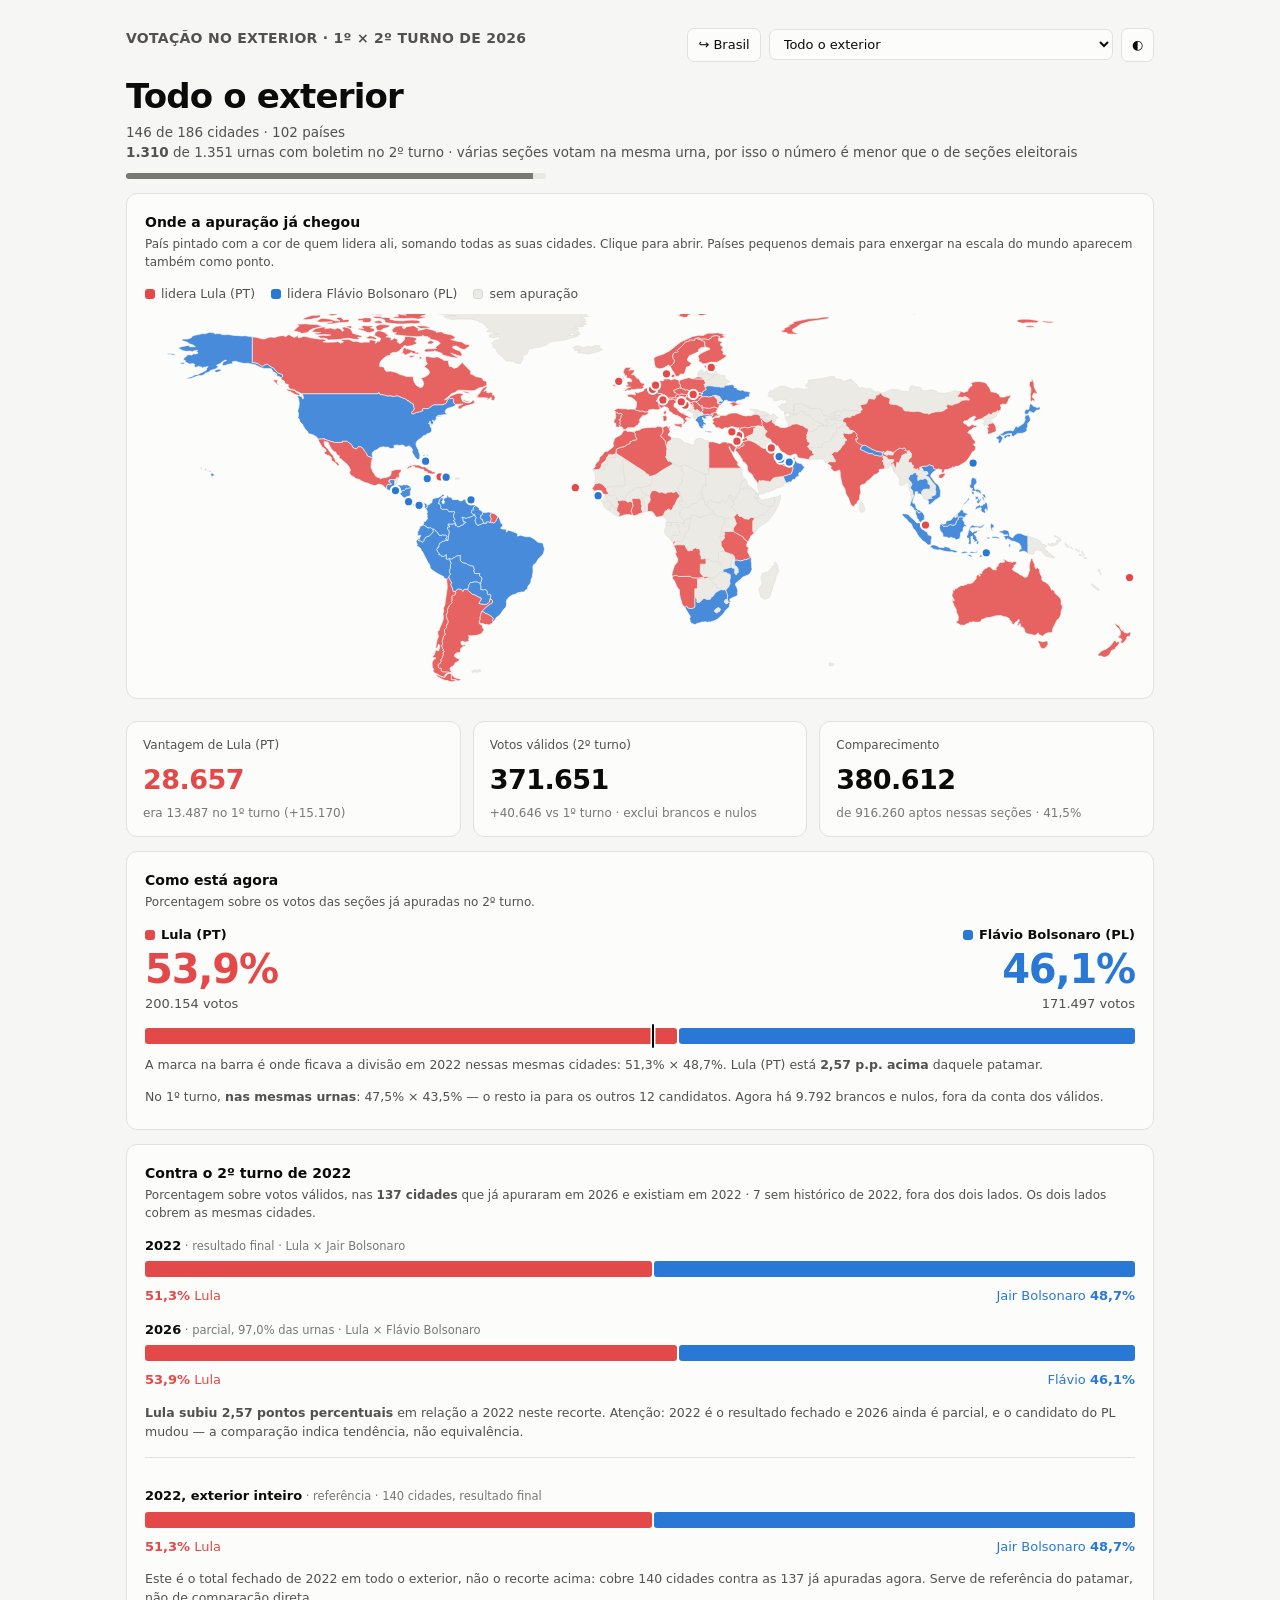
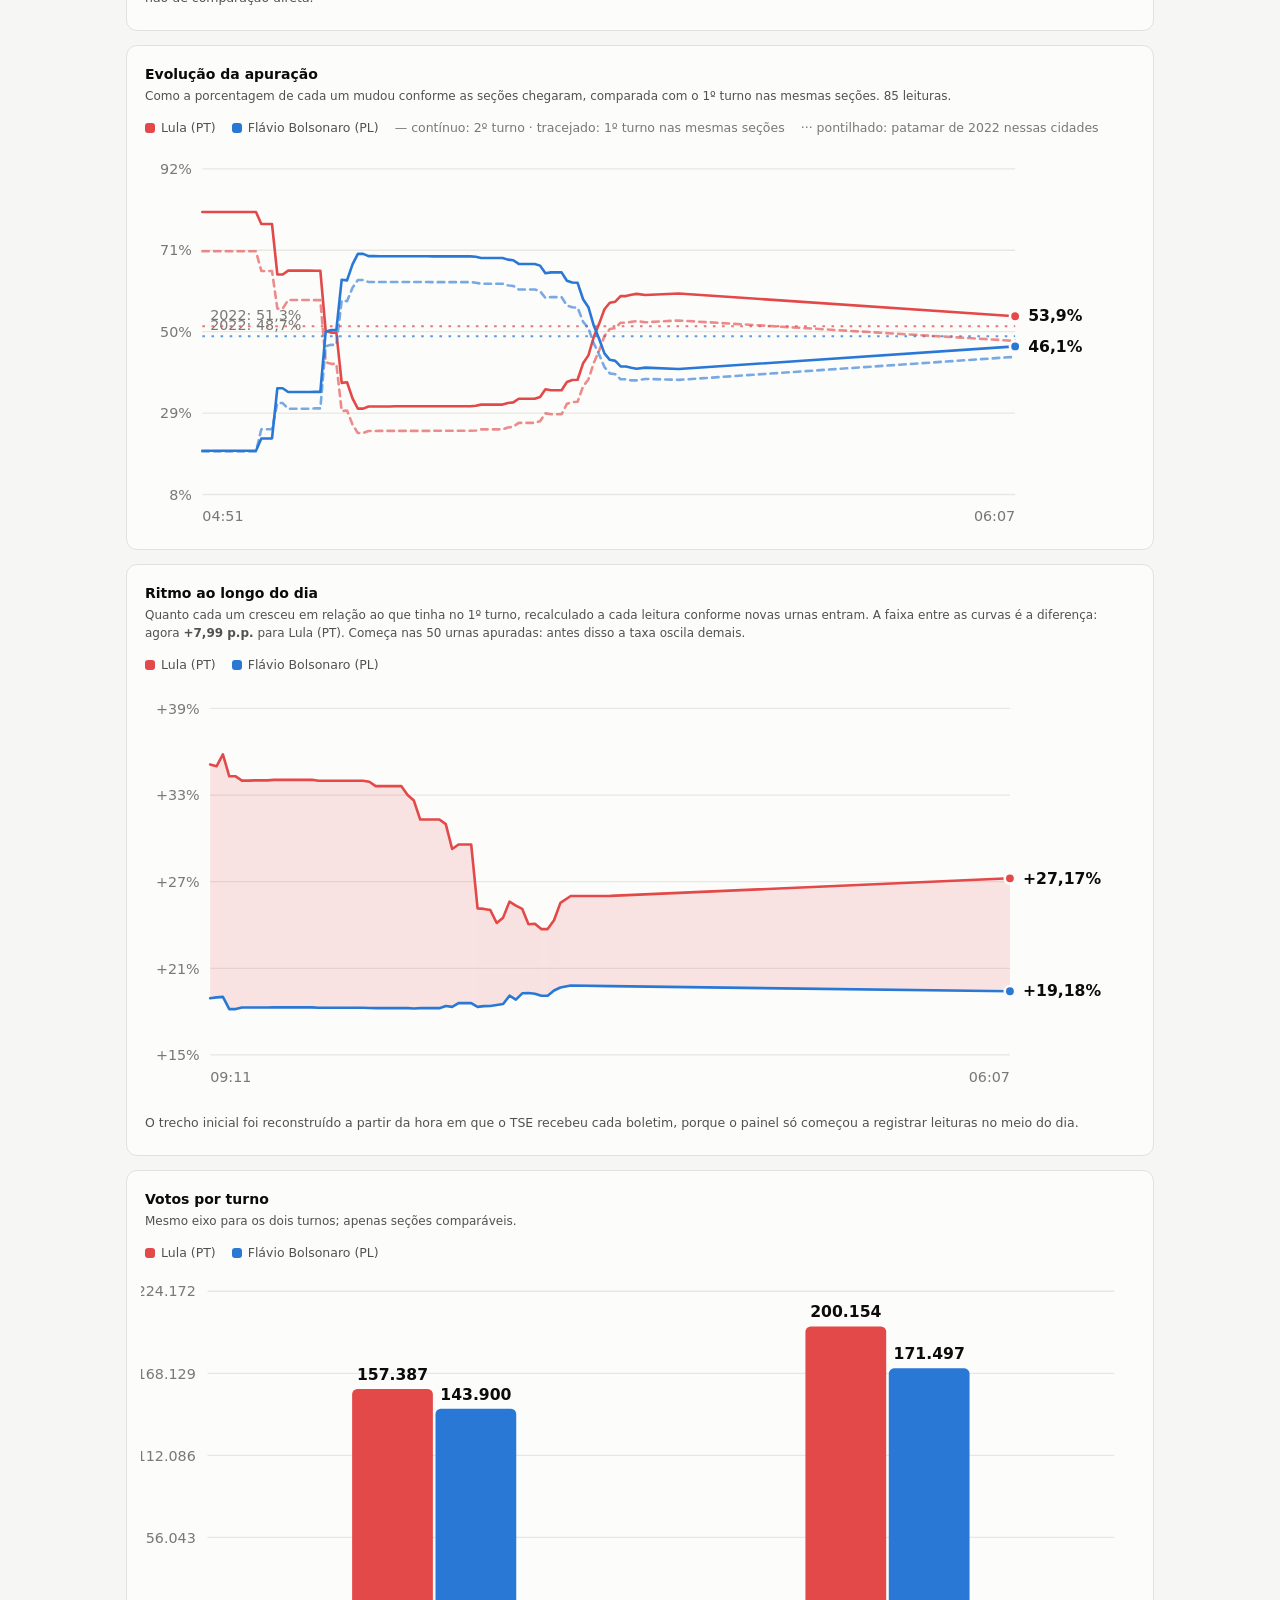
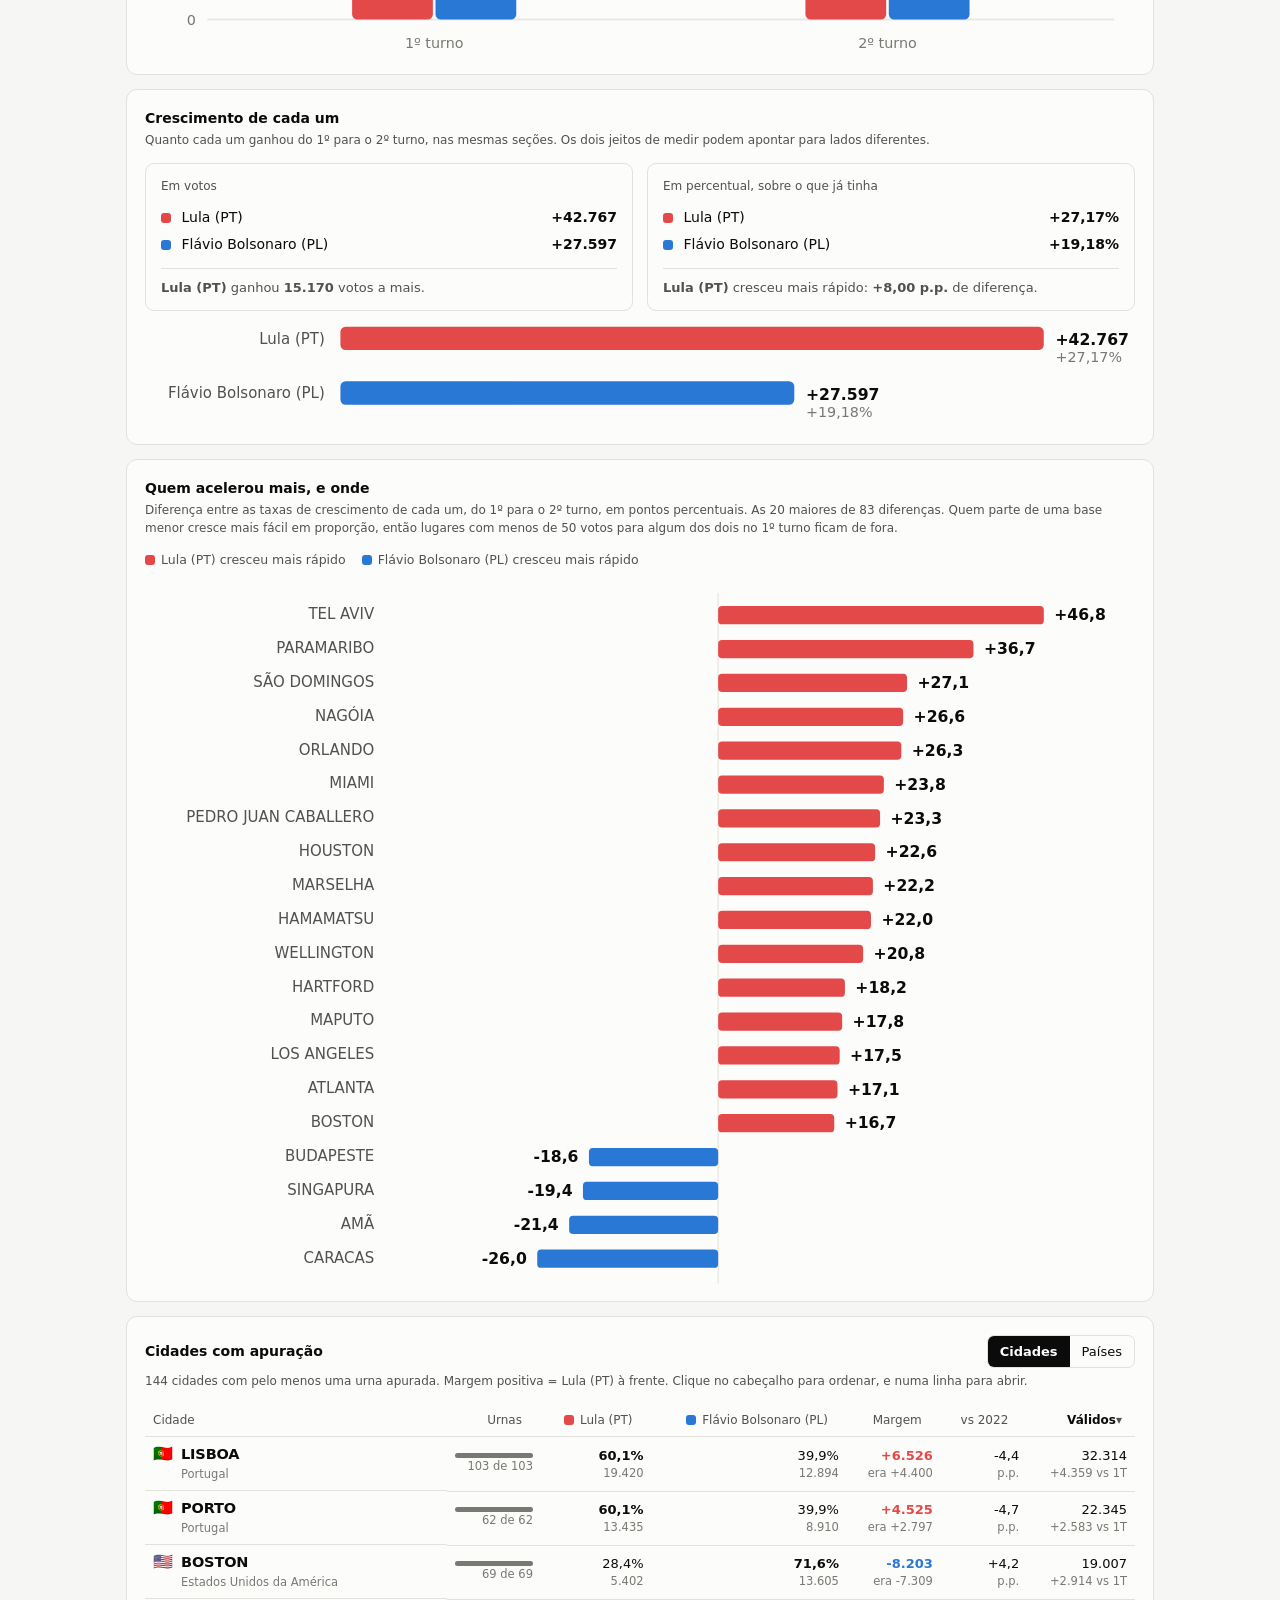
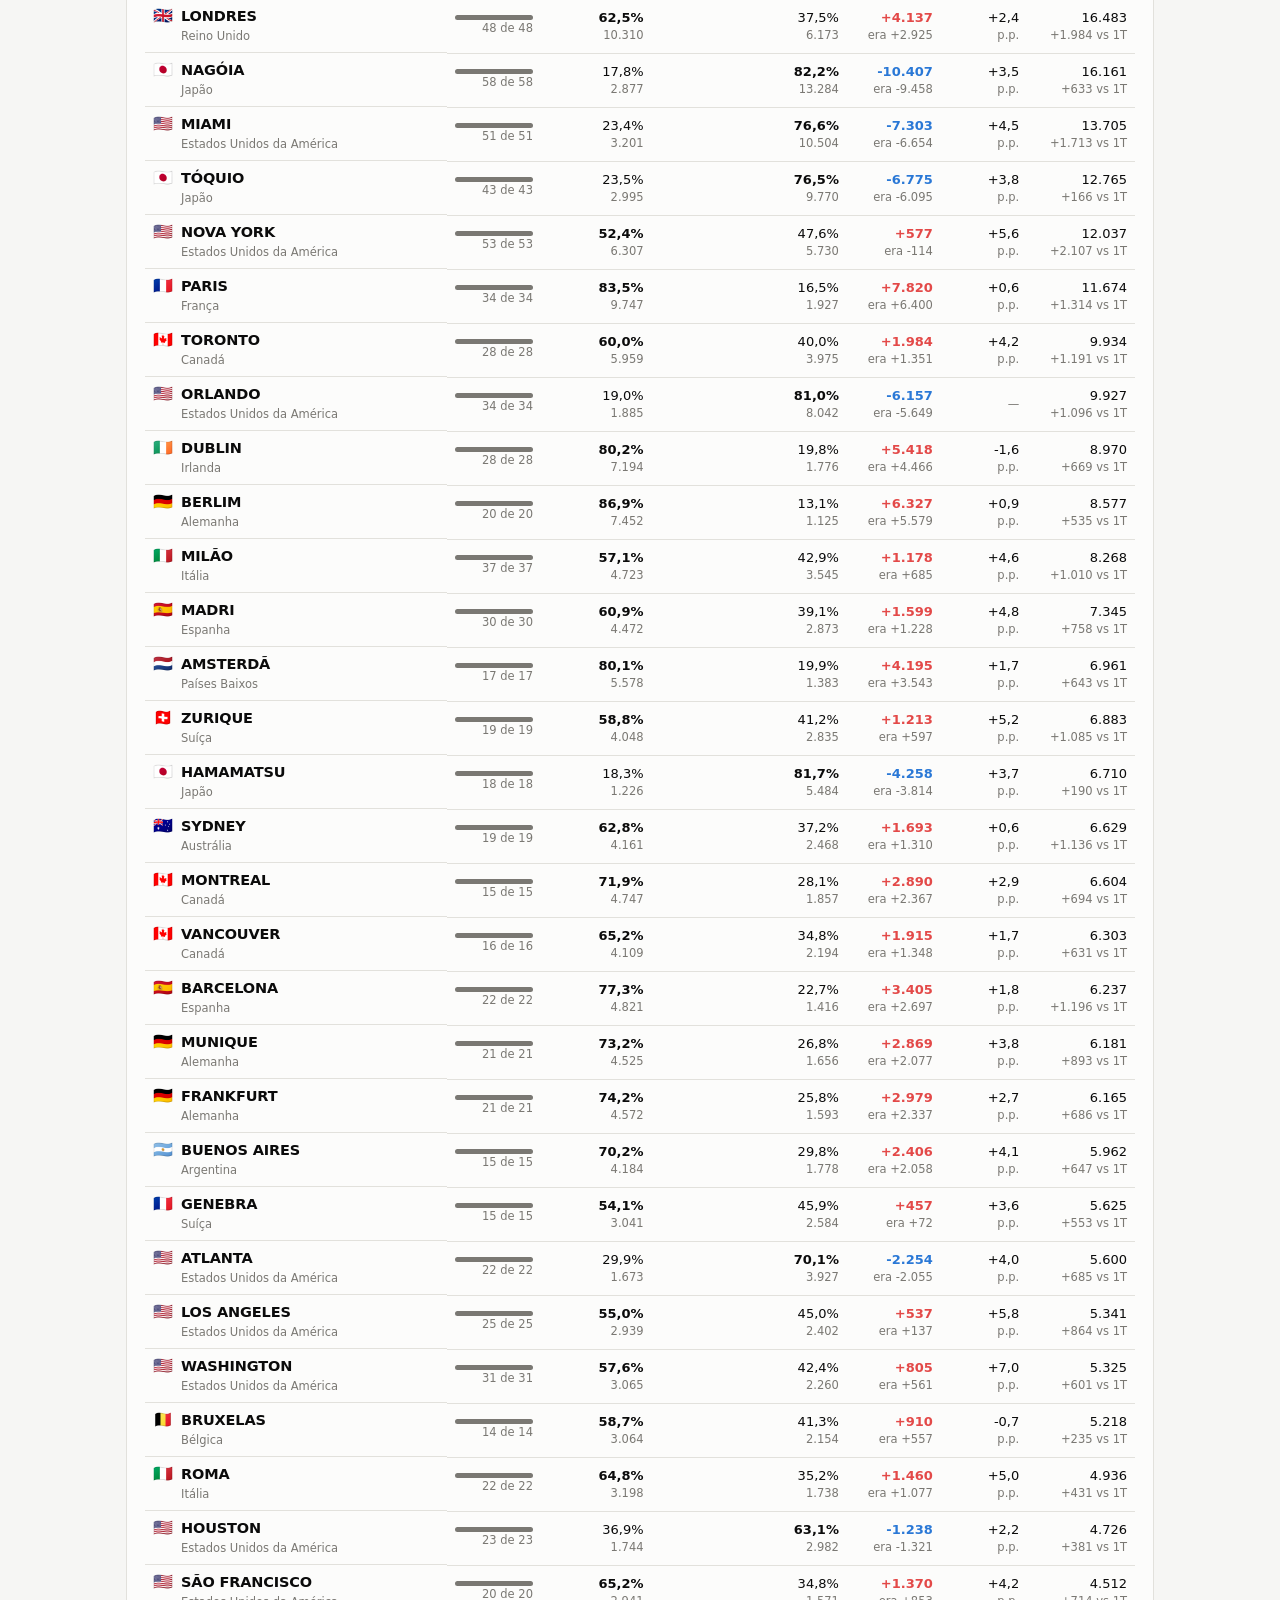
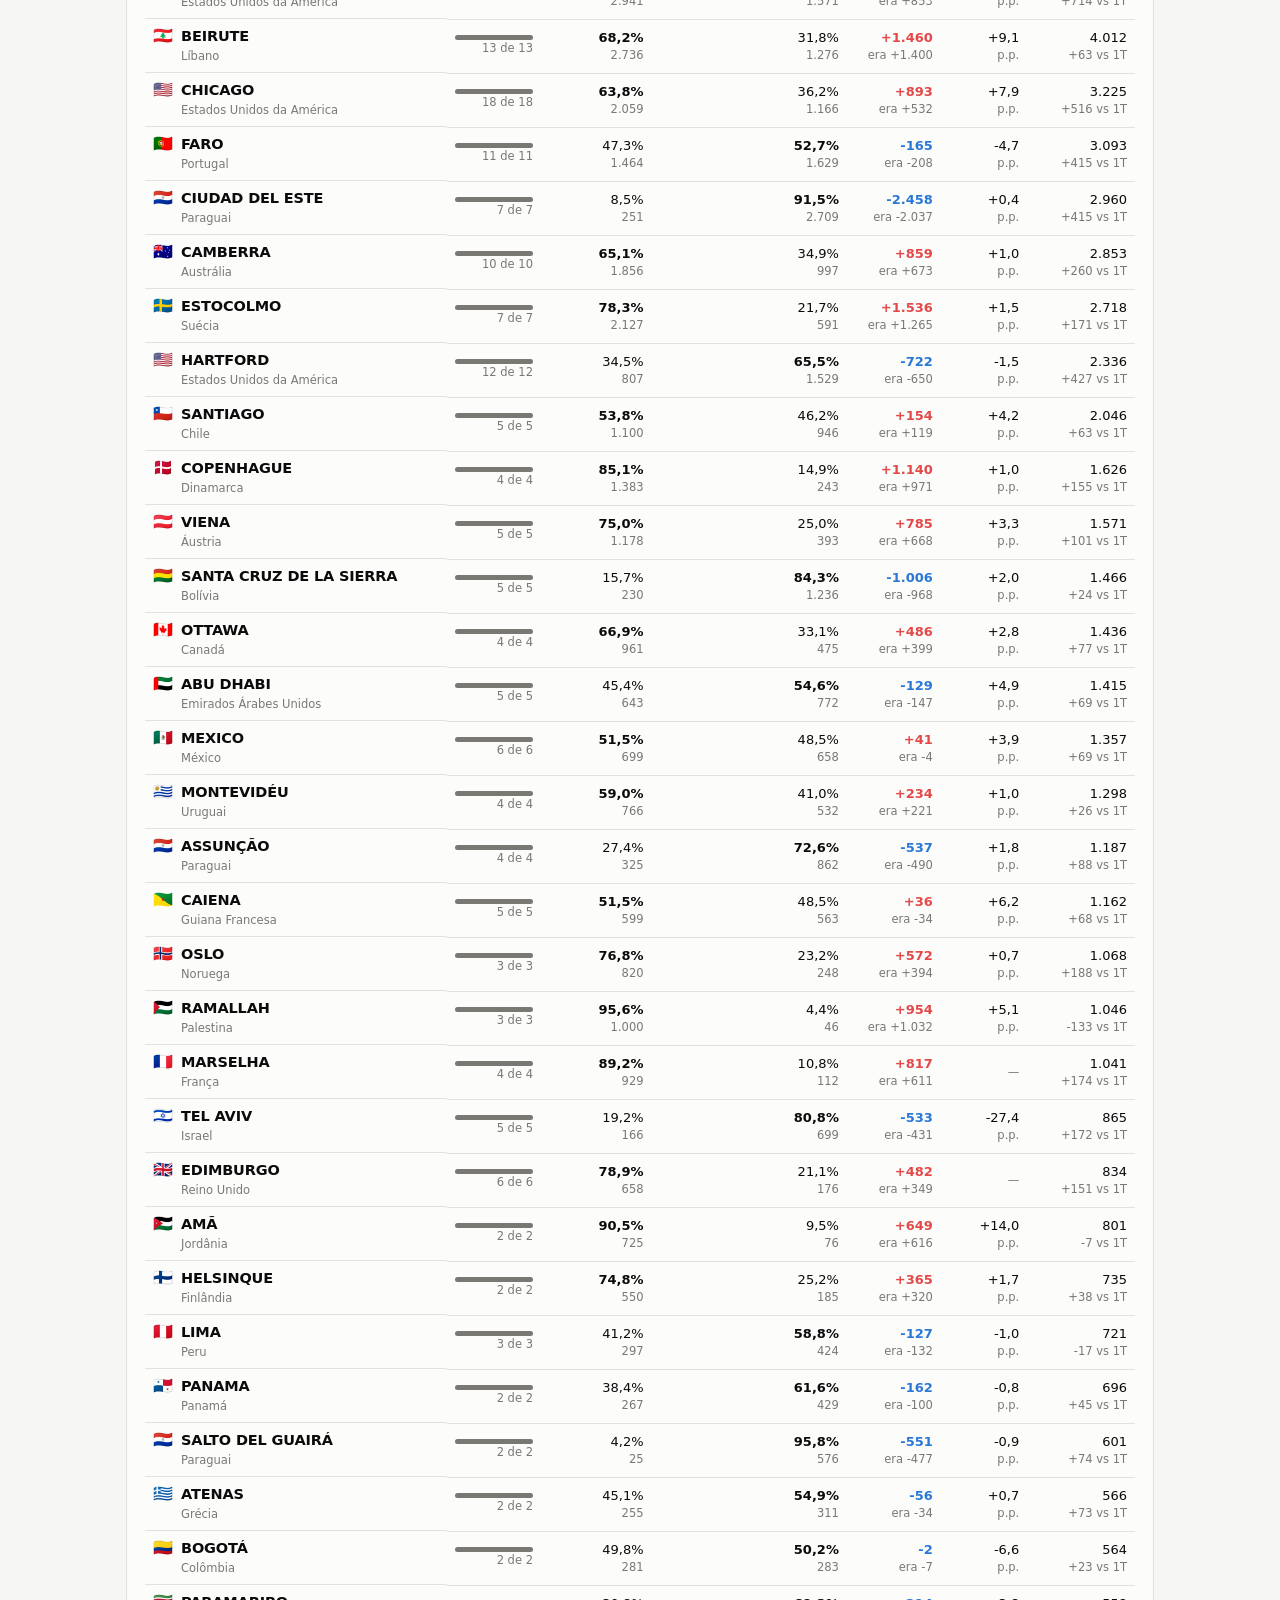
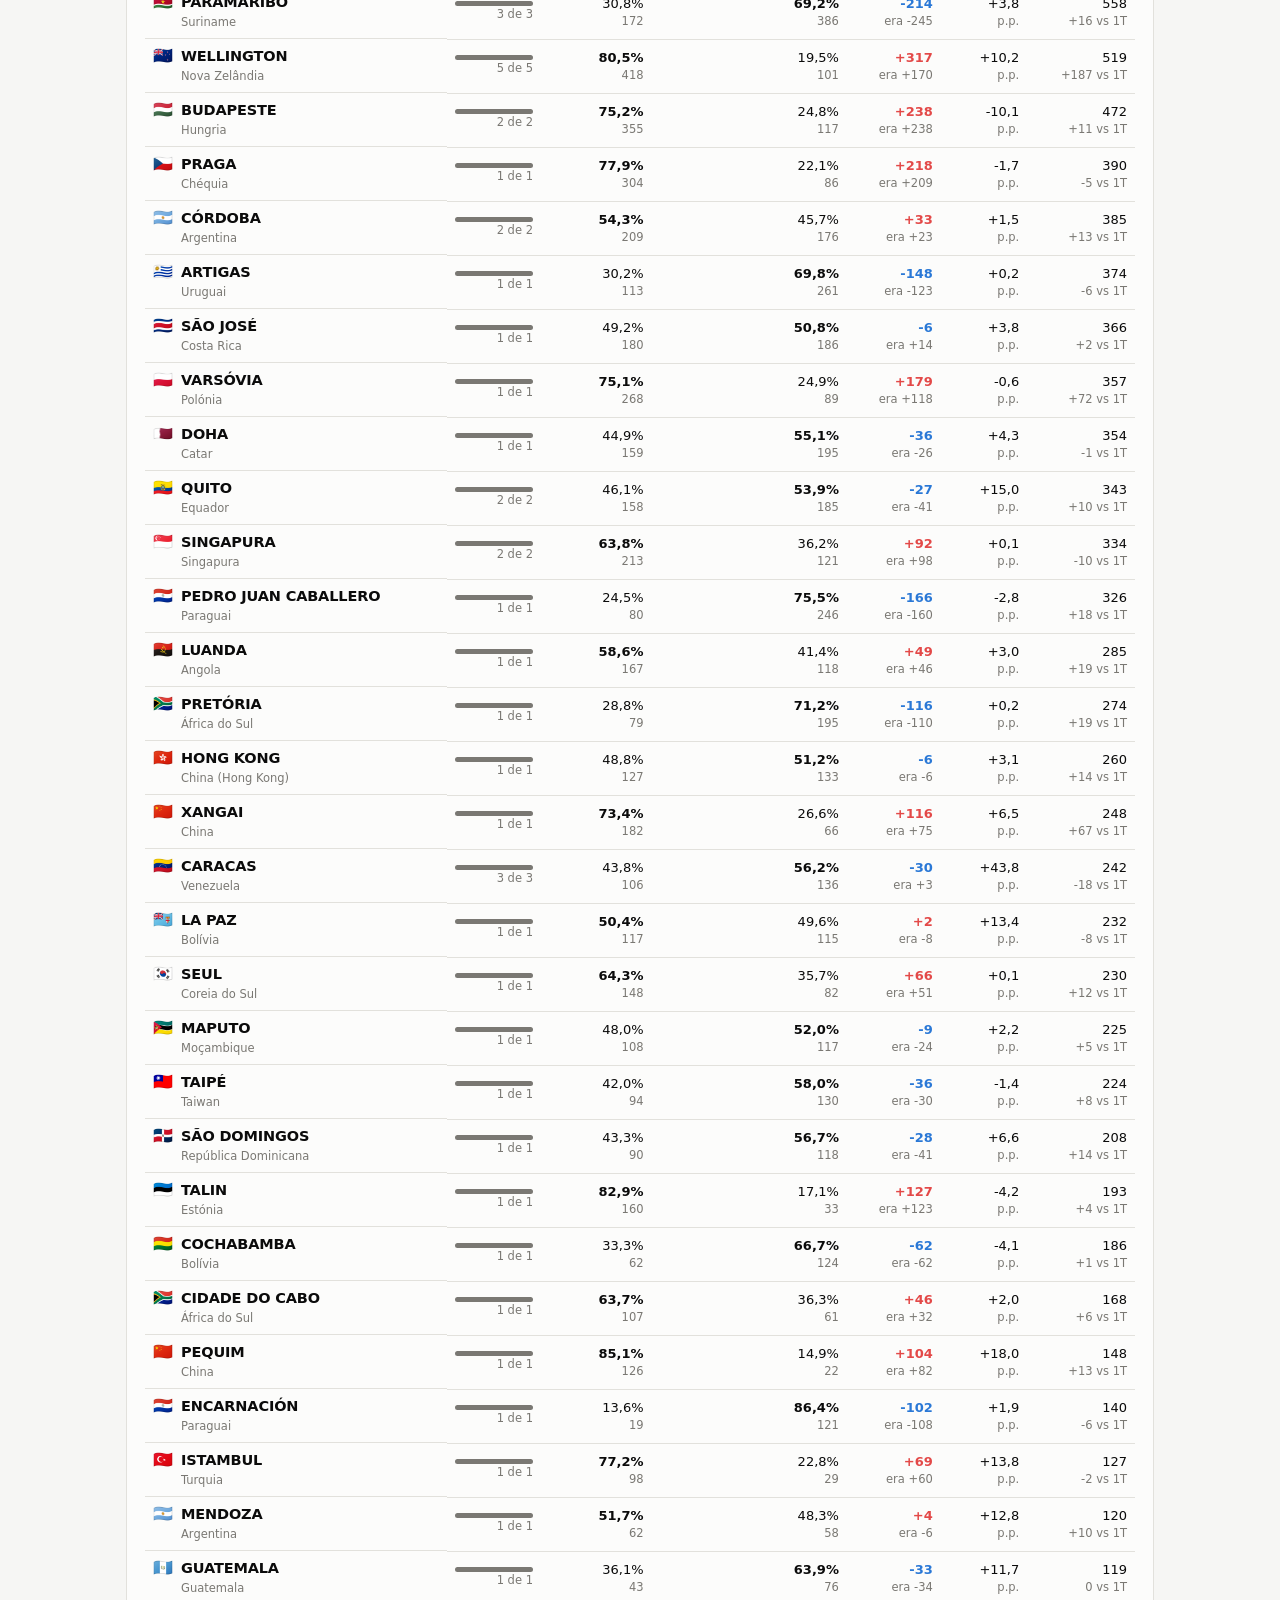
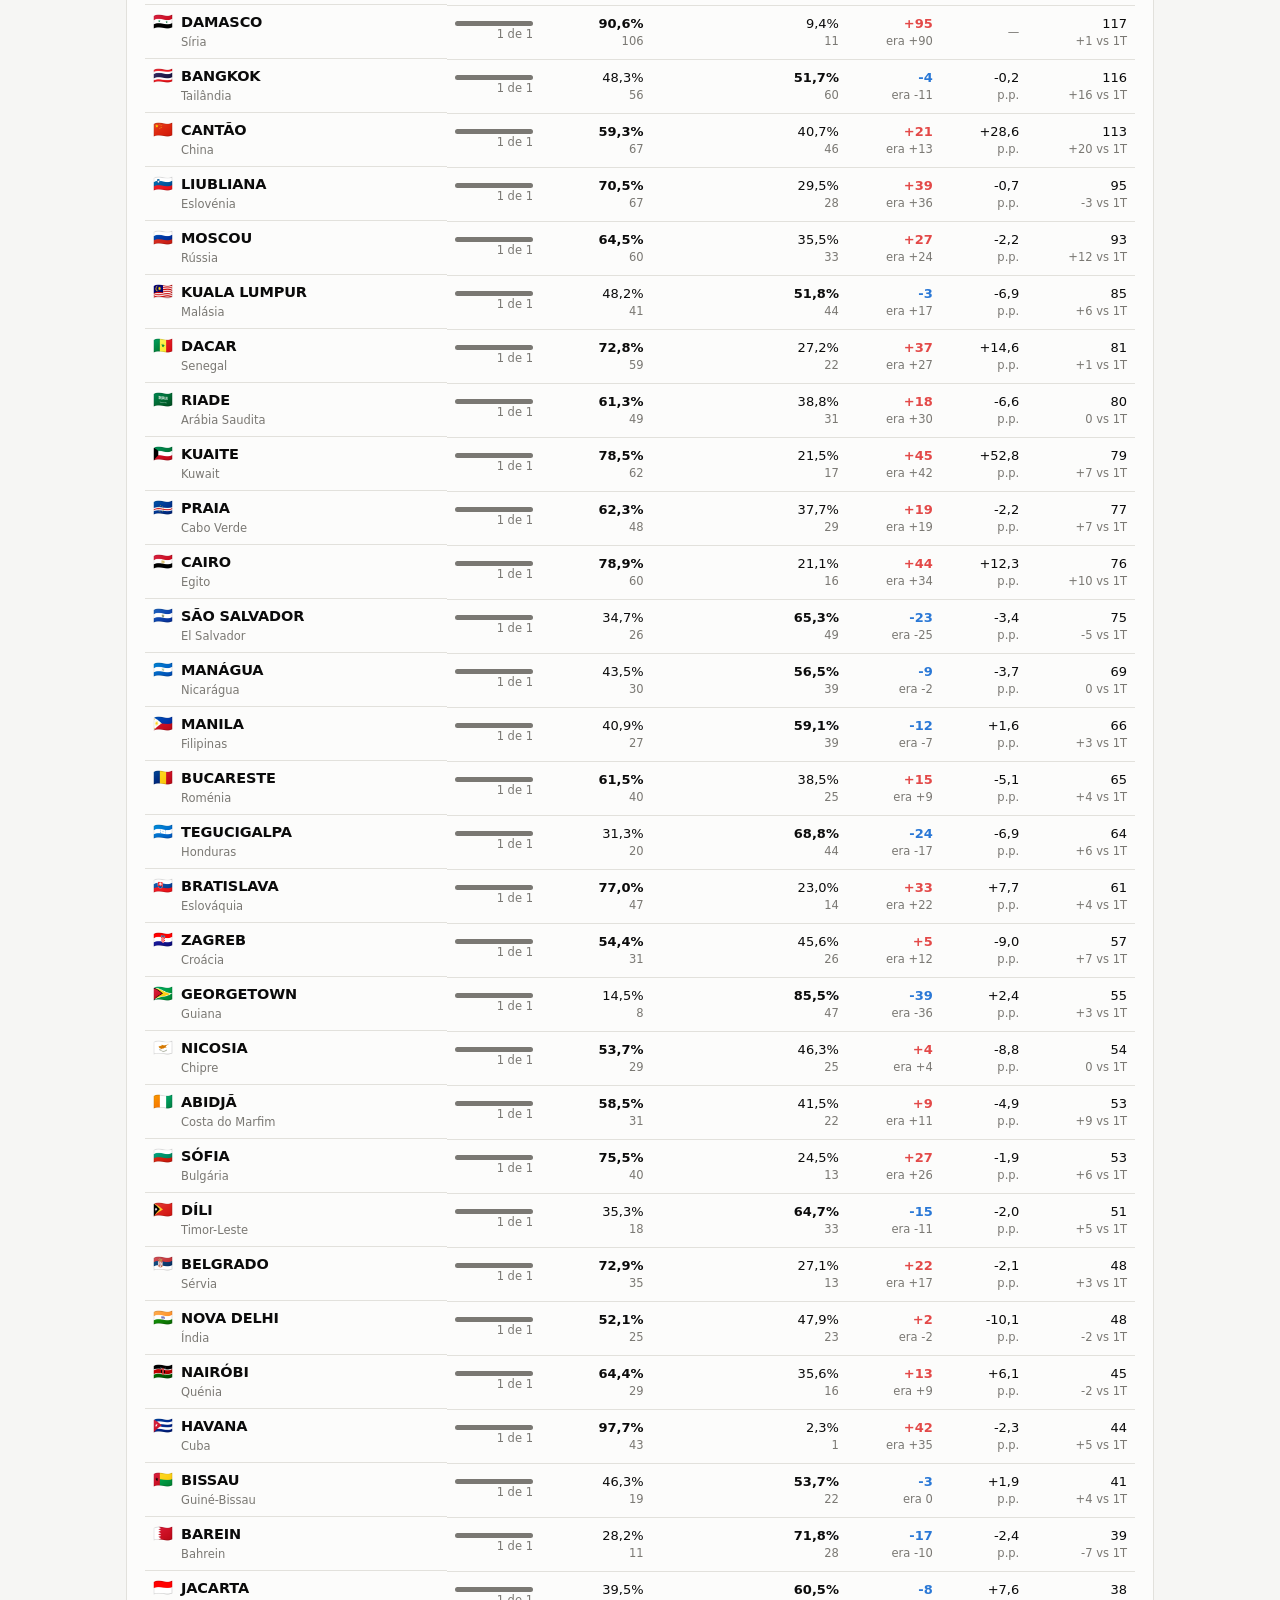
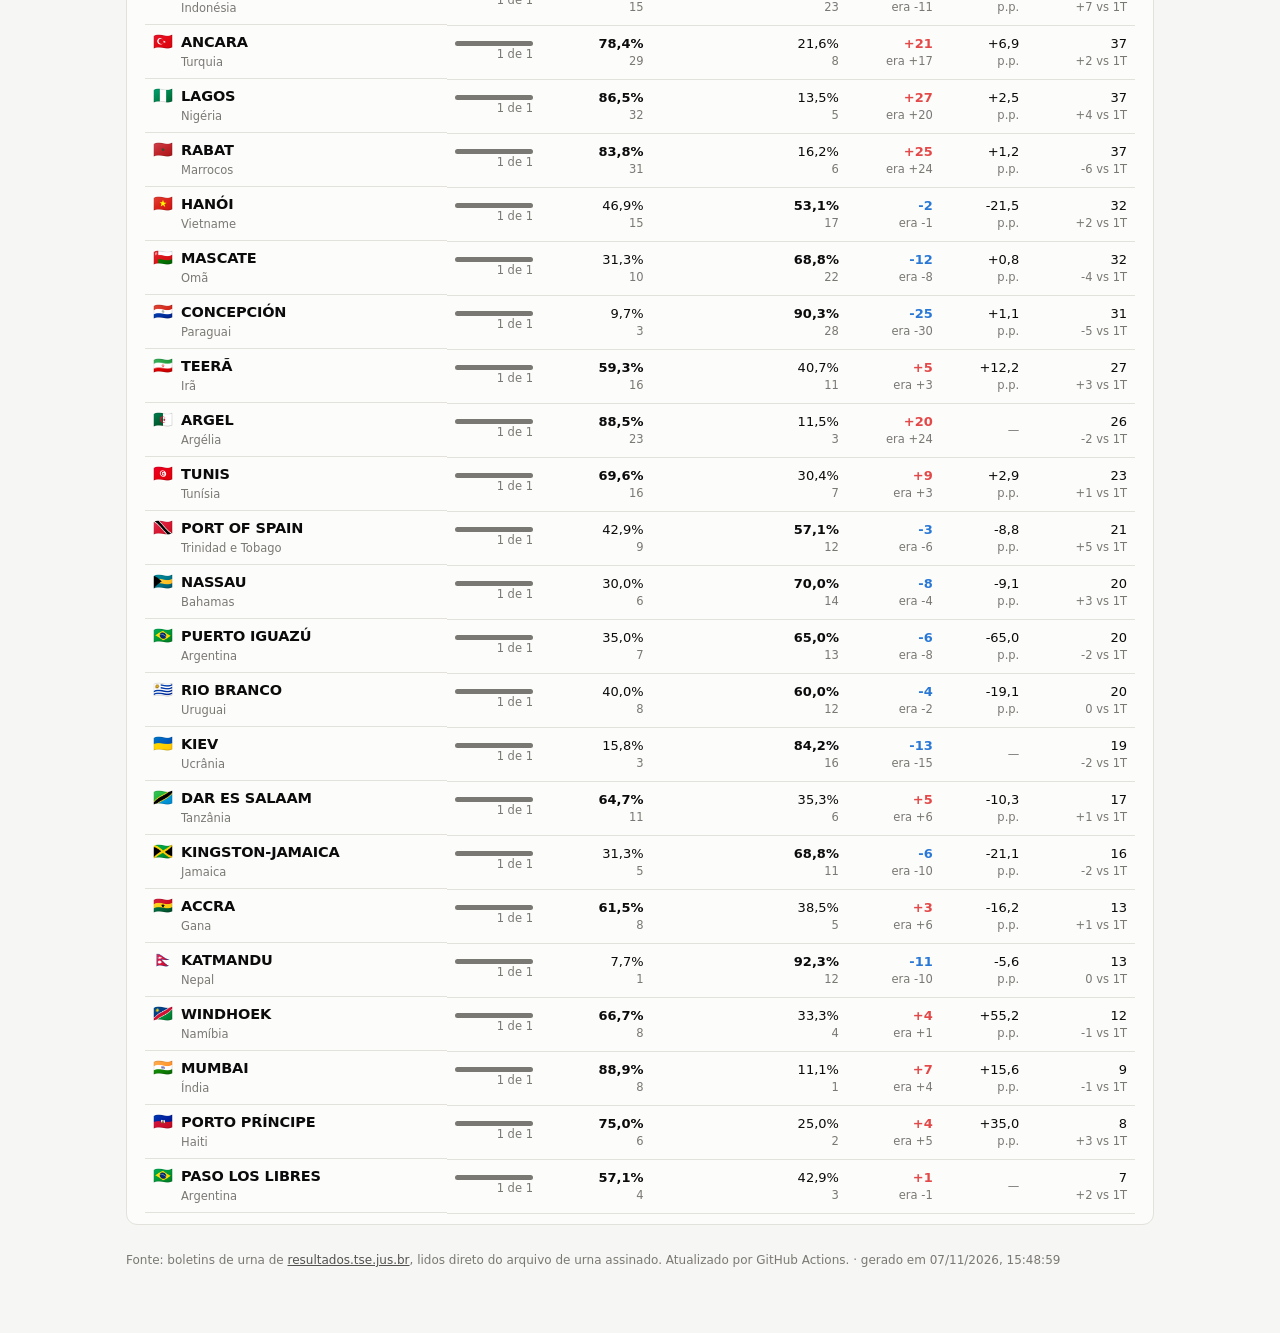
<file: docs/index.html>
<!doctype html>
<html lang="pt-BR">
<head>
<meta charset="utf-8">
<meta name="viewport" content="width=device-width, initial-scale=1">
<title>Exterior — 1º × 2º turno</title>
<link rel="stylesheet" href="estilo.css">
</head>
<body>
<div class="wrap">
  <header>
    <h1>Votação no exterior · 1º × 2º turno de 2026</h1>
    <div class="toolbar">
      <a href="brasil.html"><button title="Apuração no Brasil">↪ Brasil</button></a>
      <button id="volta" style="display:none" title="Ver todo o exterior">↩ todo o exterior</button>
      <select id="cidade" aria-label="Recorte"></select>
      <button id="tema" title="Alternar tema">◐</button>
    </div>
  </header>

  <div class="hero">
    <p class="nome" id="nome">carregando…</p>
    <p class="ctx" id="sub"></p>
    <div class="barra"><i id="prog" style="width:0"></i></div>
  </div>

  <div id="status"></div>
  <div id="mapa"></div>
  <div id="conteudo"></div>

  <footer>
    Fonte: boletins de urna de <a href="https://resultados.tse.jus.br"
    rel="noreferrer">resultados.tse.jus.br</a>, lidos direto do arquivo de urna
    assinado. Atualizado por GitHub Actions.
    <span id="ger"></span>
  </footer>
</div>
<div class="tip" id="tip" role="tooltip"></div>

<script>
const $ = s => document.querySelector(s);
const tip = $("#tip");
const nf = n => (n ?? 0).toLocaleString("pt-BR");
const sf = n => (n > 0 ? "+" : "") + nf(n);
const dec = (v, c = 1) => v.toFixed(c).replace(".", ",");
const pf = p => p == null ? "—" : (p > 0 ? "+" : "") + dec(p, 2) + "%";

$("#volta").onclick = () => {
  CIDADE = "__agg__";
  const sel = $("#cidade"); if (sel) sel.value = CIDADE;
  aplicaHash(true);
  desenha();
  scrollTo({ top: 0, behavior: "smooth" });
};

$("#tema").onclick = () => {
  const cur = document.documentElement.getAttribute("data-theme");
  const dark = cur ? cur === "dark"
    : matchMedia("(prefers-color-scheme: dark)").matches;
  document.documentElement.setAttribute("data-theme", dark ? "light" : "dark");
  if (DADOS) desenha();
};

function mostraTip(e, html) {
  tip.innerHTML = html;
  tip.style.opacity = 1;
  const r = tip.getBoundingClientRect();
  let x = e.clientX + 14, y = e.clientY - r.height / 2;
  if (x + r.width > innerWidth - 8) x = e.clientX - r.width - 14;
  tip.style.left = Math.max(8, x) + "px";
  tip.style.top = Math.min(innerHeight - r.height - 8, Math.max(8, y)) + "px";
}
const escondeTip = () => tip.style.opacity = 0;

/* ---- gráfico de barras agrupadas: turno no eixo, cor = candidato ---- */
function barrasAgrupadas(dados, series) {
  const W = 760, H = 300, m = { t: 14, r: 16, b: 34, l: 48 };
  const iw = W - m.l - m.r, ih = H - m.t - m.b;
  const max = Math.max(...dados.flatMap(d => series.map(s => d[s.chave]))) || 1;
  const esc = v => ih - (v / (max * 1.12)) * ih;

  const gw = iw / dados.length;
  const bw = Math.min(62, (gw - 26) / series.length);
  const ticks = 4;
  let g = "";
  for (let i = 0; i <= ticks; i++) {
    const v = max * 1.12 * i / ticks, y = esc(v);
    g += `<line class="gl" x1="0" x2="${iw}" y1="${y}" y2="${y}"></line>
          <text class="ax" x="-9" y="${y + 4}" text-anchor="end">${nf(Math.round(v))}</text>`;
  }
  let b = "";
  dados.forEach((d, gi) => {
    const cx = gi * gw + gw / 2;
    const base = cx - (series.length * bw + (series.length - 1) * 2) / 2;
    series.forEach((s, si) => {
      const v = d[s.chave], x = base + si * (bw + 2), y = esc(v);
      const h = Math.max(ih - y, 2);
      b += `<rect x="${x}" y="${y}" width="${bw}" height="${h}" rx="4"
               fill="${s.cor}" data-tip="${encodeURIComponent(
                 `<b>${s.nome}</b><br>${d.rotulo}: <b>${nf(v)}</b> votos`)}"></rect>
            <text class="lbl-strong" x="${x + bw / 2}" y="${y - 7}"
               text-anchor="middle">${nf(v)}</text>`;
    });
    b += `<text class="ax" x="${cx}" y="${ih + 22}" text-anchor="middle">${d.rotulo}</text>`;
  });
  return `<svg viewBox="0 0 ${W} ${H}" role="img">
      <g transform="translate(${m.l},${m.t})">${g}
        <line class="gl" x1="0" x2="${iw}" y1="${ih}" y2="${ih}"></line>${b}</g>
    </svg>`;
}

/* ---- barras horizontais de crescimento (Δ votos) ---- */
function barrasCrescimento(itens) {
  const W = 760, rh = 42, m = { l: 150, r: 70 };
  const H = itens.length * rh + 10;
  const max = Math.max(...itens.map(i => Math.abs(i.valor))) || 1;
  const iw = W - m.l - m.r;
  let s = "";
  itens.forEach((it, i) => {
    const y = i * rh + 8, w = Math.max(Math.abs(it.valor) / max * iw, 2);
    s += `<text class="lbl" x="${m.l - 12}" y="${y + 17}" text-anchor="end">${it.nome}</text>
      <rect x="${m.l}" y="${y + 4}" width="${w}" height="18" rx="4" fill="${it.cor}"
        data-tip="${encodeURIComponent(
          `<b>${it.nome}</b><br>${sf(it.valor)} votos · ${pf(it.pct)}`)}"></rect>
      <text class="lbl-strong" x="${m.l + w + 9}" y="${y + 18}">${sf(it.valor)}</text>
      <text class="ax" x="${m.l + w + 9}" y="${y + 31}">${pf(it.pct)}</text>`;
  });
  return `<svg viewBox="0 0 ${W} ${H}" role="img">${s}</svg>`;
}


/* ---- mapa-múndi: círculo por cidade, cor = quem lidera, área = votos ---- */
const LAT_MAX = 78, LAT_MIN = -58, MAPA_W = 960;
const MAPA_H = Math.round(MAPA_W * (LAT_MAX - LAT_MIN) / 360);
const projX = lon => (lon + 180) / 360 * MAPA_W;
const projY = lat => (LAT_MAX - lat) / (LAT_MAX - LAT_MIN) * MAPA_H;

function caminhoPais(geom) {
  const anel = pts => "M" + pts.map(p => `${projX(p[0]).toFixed(1)} ${projY(p[1]).toFixed(1)}`)
    .join("L") + "Z";
  const polis = geom.type === "Polygon" ? [geom.coordinates] : geom.coordinates;
  // descarta anéis que cruzam a emenda da projeção (vazariam a tela)
  return polis.flat().filter(r => {
    const xs = r.map(p => p[0]);
    return Math.max(...xs) - Math.min(...xs) < 180;
  }).map(anel).join("");
}

function geometriaPais(geom) {
  /* Área projetada e centro do maior anel — países minúsculos no mapa
     (Líbano, Catar, Palestina) precisam de um ponto para serem vistos. */
  const polis = geom.type === "Polygon" ? [geom.coordinates] : geom.coordinates;
  let area = 0, melhor = null, maiorA = 0;
  polis.forEach(poly => {
    const anel = poly[0];
    const xs = anel.map(pt => pt[0]);
    if (Math.max(...xs) - Math.min(...xs) > 180) return;   // cruza a emenda
    let s2 = 0, cx = 0, cy = 0;
    for (let i = 0; i < anel.length; i++) {
      const [x1, y1] = [projX(anel[i][0]), projY(anel[i][1])];
      const j = (i + 1) % anel.length;
      const [x2, y2] = [projX(anel[j][0]), projY(anel[j][1])];
      s2 += x1 * y2 - x2 * y1;
      cx += x1; cy += y1;
    }
    const a = Math.abs(s2) / 2;
    area += a;
    if (a > maiorA) { maiorA = a; melhor = [cx / anel.length, cy / anel.length]; }
  });
  return { area, centro: melhor };
}

function desenhaMapa(d, cores) {
  if (!MUNDO) return "";
  const nums = Object.keys(d.candidatos).sort((a, b) => a - b);
  const comDados = d.cidades.filter(c => c.metricas);
  if (!comDados.length) return "";

  // agrupa por país do mapa; cidades sem polígono viram ponto
  const grupos = {}, soltas = [];
  comDados.forEach(c => {
    if (c.pais_mapa) (grupos[c.pais_mapa] ||= []).push(c);
    else if (c.lat != null) soltas.push(c);
  });
  const agreg = {};
  Object.entries(grupos).forEach(([k, cs]) => agreg[k] = { cs, ...somaCidades(cs, nums) });

  const resumoDe = (titulo, g) => {
    const m = g.metricas, [a, b] = nums;
    const lider = m.candidatos[a].t2 >= m.candidatos[b].t2 ? a : b;
    return `<b>${titulo}</b><br>`
      + `${d.candidatos[lider]} lidera com <b>${dec(m.candidatos[lider].share_t2)}%</b><br>`
      + `${nf(m.validos_t2)} votos válidos · `
      + `${nf(g.secoes_apuradas_t2)}/${nf(g.secoes_previstas)} urnas<br>`
      + `<span style="opacity:.75">no 1º turno: `
      + `${dec(m.candidatos[a].share_t1)}% × ${dec(m.candidatos[b].share_t1)}%</span>`;
  };

  const paises = MUNDO.features.map(f => {
    const nome = f.properties.nome, g = agreg[nome];
    const dpath = caminhoPais(f.geometry);
    if (!g || !g.metricas)
      return `<path class="pais" d="${dpath}"></path>`;
    const m = g.metricas, [a, b] = nums;
    const lider = m.candidatos[a].t2 >= m.candidatos[b].t2 ? 0 : 1;
    const titulo = [...new Set(g.cs.map(c => c.pais))].join(" · ");
    // estilo inline: a regra .pais do CSS venceria um atributo fill
    return `<path class="pais apurado" d="${dpath}"
      style="fill:${cores[lider]};fill-opacity:.85" data-cidade="mapa:${nome}"
      data-tip="${encodeURIComponent(resumoDe(titulo, g))}"></path>`;
  }).join("");

  // países pintados pequenos demais para enxergar ganham também um ponto
  const marcas = MUNDO.features.map(f => {
    const g = agreg[f.properties.nome];
    if (!g || !g.metricas) return "";
    const { area, centro } = geometriaPais(f.geometry);
    if (!centro || area > 60) return "";
    const m = g.metricas, [a, b] = nums;
    const lider = m.candidatos[a].t2 >= m.candidatos[b].t2 ? 0 : 1;
    const titulo = [...new Set(g.cs.map(c => c.pais))].join(" · ");
    return `<circle class="cidade" cx="${centro[0].toFixed(1)}"
      cy="${centro[1].toFixed(1)}" r="4.5" fill="${cores[lider]}"
      data-cidade="mapa:${f.properties.nome}"
      data-tip="${encodeURIComponent(resumoDe(titulo, g))}"></circle>`;
  }).join("");

  const pontos = soltas.map(c => {
    const m = c.metricas, [a, b] = nums;
    const lider = m.candidatos[a].t2 >= m.candidatos[b].t2 ? 0 : 1;
    return `<circle class="cidade" cx="${projX(c.lon).toFixed(1)}"
      cy="${projY(c.lat).toFixed(1)}" r="4.5" fill="${cores[lider]}"
      data-cidade="${c.codigo}"
      data-tip="${encodeURIComponent(resumoDe(c.nome, {
        metricas: m, secoes_apuradas_t2: c.secoes_apuradas_t2,
        secoes_previstas: c.secoes_previstas }))}"></circle>`;
  }).join("");

  const leg = nums.map((n, i) =>
    `<span><span class="sw" style="background:${cores[i]}"></span>lidera ${d.candidatos[n]}</span>`
  ).join("")
    + `<span><span class="sw" style="background:var(--mapa-terra);
        border:1px solid var(--mapa-borda)"></span>sem apuração</span>`;

  return `<div class="card">
    <h2>Onde a apuração já chegou</h2>
    <p class="note">País pintado com a cor de quem lidera ali, somando todas as
      suas cidades. Clique para abrir. Países pequenos demais para
      enxergar na escala do mundo aparecem também como ponto.</p>
    <div class="legend">${leg}</div>
    <div class="scroll"><svg viewBox="0 0 ${MAPA_W} ${MAPA_H}" role="img"
      aria-label="Mapa-múndi dos países com apuração">${paises}${marcas}${pontos}</svg></div>
  </div>`;
}

/* ---- crescimento em votos e em percentual, lado a lado ---- */
function blocosCrescimento(d, m, cores) {
  const nums = Object.keys(d.candidatos).sort((a, b) => a - b);
  const [a, b] = nums;
  const ca = m.candidatos[a], cb = m.candidatos[b];
  const pp = n => (n > 0 ? "+" : "") + dec(n, 2) + " p.p.";

  // em votos: quem ganhou mais votos em números absolutos
  const dVotos = ca.delta - cb.delta;
  const ganhouVotos = dVotos === 0 ? null : (dVotos > 0 ? a : b);
  // em percentual: quem cresceu mais rápido em relação ao que já tinha
  const dPct = (ca.pct ?? 0) - (cb.pct ?? 0);
  const cresceuMais = dPct === 0 ? null : (dPct > 0 ? a : b);

  const par = (n, txt) => `<div class="par"><span>
      <span class="sw" style="background:${cores[nums.indexOf(n)]}"></span>
      ${d.candidatos[n]}</span><b>${txt}</b></div>`;

  return `<div class="dupla">
    <div class="bloco">
      <div class="rot">Em votos</div>
      ${par(a, sf(ca.delta))}
      ${par(b, sf(cb.delta))}
      <div class="concl">${ganhouVotos === null ? "Empate."
        : `<strong>${d.candidatos[ganhouVotos]}</strong> ganhou
           <strong>${nf(Math.abs(dVotos))}</strong> votos a mais.`}</div>
    </div>
    <div class="bloco">
      <div class="rot">Em percentual, sobre o que já tinha</div>
      ${par(a, pf(ca.pct))}
      ${par(b, pf(cb.pct))}
      <div class="concl">${cresceuMais === null ? "Empate."
        : `<strong>${d.candidatos[cresceuMais]}</strong> cresceu mais rápido:
           <strong>${pp(Math.abs(dPct))}</strong> de diferença.`}</div>
    </div>
  </div>`;
}

/* ---- 2º turno de 2022 contra o de 2026, no recorte atual ---- */
/* ---- 2022 do recorte atual: só as cidades já apuradas que existiam lá ---- */
function base22De(cidades) {
  if (!BASE22) return null;
  const nums = Object.keys(DADOS.candidatos).sort((a, b) => a - b);
  const [a, b] = nums;
  const uteis = cidades.filter(c => c.metricas && BASE22[c.codigo]);
  if (!uteis.length) return null;
  let va = 0, vb = 0, validos = 0;
  uteis.forEach(c => {
    const x = BASE22[c.codigo];
    va += x[a]; vb += x[b]; validos += x.validos;
  });
  if (!validos) return null;
  return { n: uteis.length, pa: 100 * va / validos, pb: 100 * vb / validos };
}

function compara2022(d, cidades, m, cores) {
  if (!BASE22) return "";
  const nums = Object.keys(d.candidatos).sort((a, b) => a - b);
  const [a, b] = nums;
  // só as cidades que já apuraram em 2026: somar 2022 inteiro contra um 2026
  // parcial compararia conjuntos diferentes de cidades.
  const apuradas = cidades.filter(c => c.metricas);
  const comBase = apuradas.filter(c => BASE22[c.codigo]);
  if (!comBase.length) {
    return `<div class="card"><h2>Contra o 2º turno de 2022</h2>
      <p class="note">${cidades.length === 1 ? "Esta cidade não existia"
        : "Nenhuma destas cidades existia"} como seção eleitoral no 2º turno
        de 2022, então não há com o que comparar.</p></div>`;
  }
  const t = { [a]: 0, [b]: 0, validos: 0, total: 0, secoes: 0 };
  comBase.forEach(c => {
    const x = BASE22[c.codigo];
    t[a] += x[a]; t[b] += x[b];
    t.validos += x.validos; t.total += x.total; t.secoes += x.secoes;
  });
  const p22a = 100 * t[a] / t.validos, p22b = 100 * t[b] / t.validos;
  const p26a = m.candidatos[a].share_t2, p26b = m.candidatos[b].share_t2;
  const faltam = apuradas.length - comBase.length;

  const linha = (rot, nota, pa, pb, qa, qb) => `
    <div class="ano">
      <div class="rot">${rot}<span class="peq">${nota}</span></div>
      <div class="pilha">
        <i style="width:${pa}%;background:${cores[0]}"></i>
        <i style="width:${pb}%;background:${cores[1]}"></i>
      </div>
      <div class="vals">
        <span style="color:${cores[0]}"><b>${dec(pa)}%</b> ${qa}</span>
        <span style="color:${cores[1]}" class="dirx">${qb} <b>${dec(pb)}%</b></span>
      </div>
    </div>`;

  const sw = p26a - p22a;   // variação de Lula em pontos percentuais

  // no agregado, o total de 2022 do exterior inteiro serve de referência —
  // é outro conjunto de cidades, então vai separado e rotulado como tal
  let geral = "";
  if (CIDADE === "__agg__") {
    const t = { [a]: 0, [b]: 0, validos: 0 };
    let n = 0;
    Object.values(BASE22).forEach(x => {
      t[a] += x[a]; t[b] += x[b]; t.validos += x.validos; n += 1;
    });
    const ga = 100 * t[a] / t.validos, gb = 100 * t[b] / t.validos;
    geral = `<div style="margin-top:16px;padding-top:14px;
        border-top:1px solid var(--border)">
      ${linha("2022, exterior inteiro",
              ` · referência · ${nf(n)} cidades, resultado final`,
              ga, gb, "Lula", "Jair Bolsonaro")}
      <p class="antes">Este é o total fechado de 2022 em todo o exterior, não o
        recorte acima: cobre ${nf(n)} cidades contra as ${nf(comBase.length)}
        já apuradas agora. Serve de referência do patamar, não de comparação
        direta.</p></div>`;
  }

  return `<div class="card"><h2>Contra o 2º turno de 2022</h2>
    <p class="note">Porcentagem sobre votos válidos, nas
      <strong>${nf(comBase.length)} cidade${comBase.length > 1 ? "s" : ""}</strong>
      que já apuraram em 2026 e existiam em 2022${
        faltam ? ` · ${faltam} sem histórico de 2022, fora dos dois lados` : ""}.
      Os dois lados cobrem as mesmas cidades.</p>
    ${linha("2022", " · resultado final · Lula × Jair Bolsonaro",
            p22a, p22b, "Lula", "Jair Bolsonaro")}
    ${linha("2026", ` · parcial, ${dec(100 * m.secoes_ap / m.secoes_prev)}% das urnas · Lula × Flávio Bolsonaro`,
            p26a, p26b, d.candidatos[a].split(" ")[0], d.candidatos[b].split(" ")[0])}
    <p class="antes" style="margin-top:12px"><strong>Lula
      ${sw >= 0 ? "subiu" : "caiu"} ${dec(Math.abs(sw), 2)} pontos percentuais</strong>
      em relação a 2022 neste recorte. Atenção: 2022 é o resultado fechado e
      2026 ainda é parcial, e o candidato do PL mudou — a comparação indica
      tendência, não equivalência.</p>
    ${geral}
  </div>`;
}

function confronto(d, m, cores, ref22) {
  const nums = Object.keys(d.candidatos).sort((a, b) => a - b);
  const [a, b] = nums;
  const pa = m.candidatos[a].share_t2, pb = m.candidatos[b].share_t2;
  const resto = Math.max(0, 100 - pa - pb);
  const lado = (n, p, v, dir) => `<div class="lado ${dir}">
      <div class="nm"><span class="sw" style="background:${cores[nums.indexOf(n)]}"></span>${d.candidatos[n]}</div>
      <div class="pc" style="color:${cores[nums.indexOf(n)]}">${dec(p)}%</div>
      <div class="qn">${nf(v)} votos</div></div>`;
  return `<div class="card"><h2>Como está agora</h2>
    <p class="note">Porcentagem sobre os votos das seções já apuradas no 2º turno.</p>
    <div class="confronto">
      ${lado(a, pa, m.candidatos[a].t2, "esq")}
      ${lado(b, pb, m.candidatos[b].t2, "dir")}
    </div>
    <div class="pilha" role="img" aria-label="${d.candidatos[a]} ${dec(pa)}%, ${d.candidatos[b]} ${dec(pb)}%">
      <i style="width:${pa}%;background:${cores[0]}"></i>
      <i style="width:${pb}%;background:${cores[1]}"></i>
      ${resto > 0.05 ? `<i style="width:${resto}%;background:var(--neutral)"></i>` : ""}
      ${ref22 ? `<span class="marca22" style="left:${ref22.pa}%"
        title="divisão de 2022: ${dec(ref22.pa)}% × ${dec(ref22.pb)}%"></span>` : ""}
    </div>
    ${ref22 ? `<p class="antes">A marca na barra é onde ficava a divisão em
      2022 nessas mesmas cidades: ${dec(ref22.pa)}% × ${dec(ref22.pb)}%.
      ${pa >= ref22.pa
        ? `${d.candidatos[a]} está <strong>${dec(pa - ref22.pa, 2)} p.p. acima</strong>`
        : `${d.candidatos[a]} está <strong>${dec(ref22.pa - pa, 2)} p.p. abaixo</strong>`}
      daquele patamar.</p>` : ""}
    <p class="antes">No 1º turno, <strong>nas mesmas urnas</strong>:
      ${dec(m.candidatos[a].share_t1)}% × ${dec(m.candidatos[b].share_t1)}%
      — o resto ia para os outros 12 candidatos. Agora há
      ${nf(m.brancos_nulos_t2)} brancos e nulos, fora da conta dos válidos.</p>
  </div>`;
}

function somaCidades(lista, nums) {
  const vazio = () => {
    const o = { brancos: 0, nulos: 0, outros: 0, comparecimento: 0, aptos: 0,
                total: 0, validos: 0 };
    nums.forEach(n => o[n] = 0);
    return o;
  };
  const t1 = vazio(), t2 = vazio();
  let ap = 0, prev = 0;
  lista.forEach(c => {
    Object.keys(t1).forEach(k => { t1[k] += c.t1[k] || 0; t2[k] += c.t2[k] || 0; });
    ap += c.secoes_apuradas_t2; prev += c.secoes_previstas;
  });
  return { t1, t2, secoes_apuradas_t2: ap, secoes_previstas: prev,
           metricas: t2.total ? calcMetricas(t1, t2, nums) : null, secoes: [] };
}

const CAMPOS = {
  nome:    { rot: "Nome",    val: x => x.nome, texto: true },
  urnas:   { rot: "Urnas",   val: x => x.secoes_previstas
                                ? x.secoes_apuradas_t2 / x.secoes_previstas : 0 },
  a:       { rot: null,      val: (x, n) => x.metricas.candidatos[n[0]].share_t2 },
  b:       { rot: null,      val: (x, n) => x.metricas.candidatos[n[1]].share_t2 },
  margem:  { rot: "Margem",  val: x => x.metricas.margem_t2 },
  sw22:    { rot: "vs 2022",  val: (x, n) => {
                const r = swing22(x, n);
                return r == null ? -Infinity : r; } },
  votos:   { rot: "Válidos", val: x => x.metricas.validos_t2 },
};

function bandeira(x) {
  // países com várias cidades usam a bandeira da primeira; sem iso2, nada
  const iso = x.iso2 || (x.cs && x.cs[0] && x.cs[0].iso2)
    || (DADOS.cidades.find(c => (c.pais || "—") === x.nome) || {}).iso2;
  if (!iso || iso.length !== 2) return `<span class="bnd"></span>`;
  const emoji = [...iso.toUpperCase()]
    .map(ch => String.fromCodePoint(0x1F1E6 + ch.charCodeAt(0) - 65)).join("");
  return `<span class="bnd" title="${iso.toUpperCase()}">${emoji}</span>`;
}

function swing22(x, nums) {
  /* Variação do primeiro candidato ante 2022, em p.p. Um país soma as suas
     cidades; cidade sem histórico de 2022 fica sem valor. */
  if (!BASE22 || !x.metricas) return null;
  const [a, b] = nums;
  const alvos = x.cs ? x.cs.filter(c => c.metricas) : [x];
  let va = 0, validos = 0;
  alvos.forEach(c => {
    const y = BASE22[c.codigo];
    if (!y) return;
    va += y[a]; validos += y.validos;
  });
  if (!validos) return null;
  return x.metricas.candidatos[a].share_t2 - 100 * va / validos;
}

function ordena(itens, nums) {
  const c = CAMPOS[ORD.campo] || CAMPOS.votos;
  const copia = itens.slice();
  copia.sort((x, y) => {
    const vx = c.val(x, nums), vy = c.val(y, nums);
    const r = c.texto ? String(vx).localeCompare(String(vy), "pt") : vx - vy;
    return ORD.desc ? -r : r;
  });
  return copia;
}

function th(campo, rotulo, extra, dica) {
  const ativo = ORD.campo === campo;
  return `<th data-ord="${campo}" class="ord${ativo ? " ativo" : ""}"
    title="${dica ? dica + " · " : ""}Ordenar por ${rotulo}">${extra || ""}${rotulo}` +
    `<span class="seta">${ativo ? (ORD.desc ? "▾" : "▴") : ""}</span></th>`;
}

/* ---- quem cresceu mais rápido, por cidade (diferença em p.p.) ---- */
const MIN_1T = 50;   // abaixo disso a taxa de crescimento vira ruído

function graficoRitmo(d, itens, cores) {
  const nums = Object.keys(d.candidatos).sort((a, b) => a - b);
  const [a, b] = nums;
  const dados = itens.filter(x => x.metricas).map(x => {
    const m = x.metricas, ca = m.candidatos[a], cb = m.candidatos[b];
    if (ca.pct == null || cb.pct == null) return null;
    if (ca.t1 < MIN_1T || cb.t1 < MIN_1T) return null;
    return { nome: x.nome, codigo: x.codigo, iso2: x.iso2, cs: x.cs,
             diff: ca.pct - cb.pct, pa: ca.pct, pb: cb.pct };
  }).filter(Boolean);
  if (dados.length < 2) return "";

  const corte = dados.slice().sort((x, y) => Math.abs(y.diff) - Math.abs(x.diff))
    .slice(0, 20);
  corte.sort((x, y) => y.diff - x.diff);

  const W = 760, rh = 26, m = { l: 190, r: 70 };
  const H = corte.length * rh + 26;
  const iw = W - m.l - m.r;
  const max = Math.max(...corte.map(x => Math.abs(x.diff))) || 1;
  const meio = m.l + iw / 2;
  const esc = v => (v / max) * (iw / 2);

  const barras = corte.map((x, i) => {
    const y = i * rh + 18, w = Math.max(Math.abs(esc(x.diff)), 2);
    const px = x.diff >= 0 ? meio : meio - w;
    const cor = cores[x.diff >= 0 ? 0 : 1];
    return `<text class="lbl" x="${m.l - 14}" y="${y + 12}" text-anchor="end">${x.nome}</text>
      <rect x="${px.toFixed(1)}" y="${y + 2}" width="${w.toFixed(1)}" height="14"
        rx="3" fill="${cor}" data-cidade="${x.codigo}"
        data-tip="${encodeURIComponent(
          `<b>${x.nome}</b><br>${d.candidatos[a]}: ${pf(x.pa)}<br>`
          + `${d.candidatos[b]}: ${pf(x.pb)}<br>diferença <b>${
            (x.diff > 0 ? "+" : "") + dec(x.diff, 2)} p.p.</b> para ${
            d.candidatos[x.diff >= 0 ? a : b]}`)}"></rect>
      <text class="lbl-strong" x="${(x.diff >= 0 ? px + w + 8 : px - 8).toFixed(1)}"
        y="${y + 13}" text-anchor="${x.diff >= 0 ? "start" : "end"}"
        >${(x.diff > 0 ? "+" : "") + dec(x.diff, 1)}</text>`;
  }).join("");

  const leg = `<div class="legend">
    <span><span class="sw" style="background:${cores[0]}"></span>${d.candidatos[a]} cresceu mais rápido</span>
    <span><span class="sw" style="background:${cores[1]}"></span>${d.candidatos[b]} cresceu mais rápido</span></div>`;

  return `<div class="card"><h2>Quem acelerou mais, e onde</h2>
    <p class="note">Diferença entre as taxas de crescimento de cada um, do 1º
      para o 2º turno, em pontos percentuais.
      ${dados.length > 20 ? `As 20 maiores de ${dados.length} ` : `${dados.length} `}
      ${dados.length > 20 ? "diferenças" : "lugares"}.
      Quem parte de uma base menor cresce mais fácil em proporção, então lugares
      com menos de ${MIN_1T} votos para algum dos dois no 1º turno ficam de fora.</p>
    ${leg}
    <div class="scroll"><svg viewBox="0 0 ${W} ${H}" role="img">
      <line class="gl" x1="${meio}" x2="${meio}" y1="10" y2="${H - 6}"></line>
      ${barras}</svg></div></div>`;
}

function tabelaRanking(d, cores, recorte) {
  const nums = Object.keys(d.candidatos).sort((a, b) => a - b);
  const noPais = CIDADE !== "__agg__";
  // dentro de um país, agrupar por país não faz sentido: lista as cidades dele
  const base = noPais ? recorte : (MODO === "pais" ? porPais(d) : d.cidades);
  const itens = ordena(base.filter(x => x.metricas), nums);
  if (!itens.length) return "";
  const agrupado = !noPais && MODO === "pais";

  const linhas = itens.map(x => {
    const m = x.metricas, [a, b] = nums;
    const li = m.candidatos[a].t2 >= m.candidatos[b].t2 ? 0 : 1;
    const pa = m.candidatos[a].share_t2, pb = m.candidatos[b].share_t2;
    const prog = x.secoes_previstas
      ? 100 * x.secoes_apuradas_t2 / x.secoes_previstas : 0;
    const sub = agrupado
      ? `${x.ncidades} cidade${x.ncidades > 1 ? "s" : ""}`
      : (x.pais || "");
    return `<tr data-cidade="${x.codigo}">
      <td class="ent">${bandeira(x)}<span class="txt">${x.nome}
        <span class="peq">${sub}</span></span></td>
      <td class="num"><div class="mini"><i style="width:${prog}%"></i></div>
        <span class="peq">${nf(x.secoes_apuradas_t2)} de ${nf(x.secoes_previstas)}</span></td>
      <td class="num ${li === 0 ? "forte" : ""}">${dec(pa)}%
        <span class="peq">${nf(m.candidatos[a].t2)}</span></td>
      <td class="num ${li === 1 ? "forte" : ""}">${dec(pb)}%
        <span class="peq">${nf(m.candidatos[b].t2)}</span></td>
      <td class="num"><span style="color:${cores[li]};font-weight:650">
        ${sf(m.margem_t2)}</span>
        <span class="peq">era ${sf(m.margem_t1)}</span></td>
      <td class="num">${(() => { const r = swing22(x, nums);
        return r == null ? '<span class="peq">—</span>'
          : `${(r > 0 ? "+" : "") + dec(r, 1)}<span class="peq">p.p.</span>`; })()}</td>
      <td class="num">${nf(m.validos_t2)}<span class="peq">${sf(m.delta_total)} vs 1T</span></td>
    </tr>`;
  }).join("");

  const titulo = noPais ? "Cidades deste recorte"
    : agrupado ? "Países com apuração" : "Cidades com apuração";
  return `<div class="card">
    <div style="display:flex;justify-content:space-between;align-items:center;
                gap:12px;flex-wrap:wrap;margin-bottom:4px">
      <h2 style="margin:0">${titulo}</h2>
      ${noPais ? "" : `<div class="seg" role="group" aria-label="Agrupar por">
        <button data-modo="cidade" aria-pressed="${!agrupado}">Cidades</button>
        <button data-modo="pais" aria-pressed="${agrupado}">Países</button>
      </div>`}
    </div>
    <p class="note">${itens.length} ${agrupado ? "países" : "cidades"}
      com pelo menos uma urna apurada. Margem positiva = ${d.candidatos[nums[0]]}
      à frente. Clique no cabeçalho para ordenar,
      ${noPais ? "e numa linha para abrir a cidade" : "e numa linha para abrir"}.</p>
    <div class="scroll"><table><thead><tr>
      ${th("nome", noPais || MODO !== "pais" ? "Cidade" : "País")}
      ${th("urnas", "Urnas")}
      ${th("a", d.candidatos[nums[0]], `<span class="sw" style="background:${cores[0]}"></span>`)}
      ${th("b", d.candidatos[nums[1]], `<span class="sw" style="background:${cores[1]}"></span>`)}
      ${th("margem", "Margem", "", `positiva = ${d.candidatos[nums[0]]} à frente`)}
      ${th("sw22", "vs 2022", "", `variação de ${d.candidatos[nums[0]]} ante o 2º turno de 2022`)}
      ${th("votos", "Válidos")}
    </tr></thead><tbody>${linhas}</tbody></table></div></div>`;
}

function calcMetricas(t1, t2, nums) {
  const pc = (p, t) => t ? 100 * p / t : null;
  const um = n => ({
    t1: t1[n], t2: t2[n], delta: t2[n] - t1[n],
    pct: t1[n] ? 100 * (t2[n] - t1[n]) / t1[n] : null,
    share_t1: pc(t1[n], t1.validos), share_t2: pc(t2[n], t2.validos),
  });
  const c = {}; nums.forEach(n => c[n] = um(n));
  const [a, b] = nums;
  const m1 = t1[a] - t1[b], m2 = t2[a] - t2[b];
  return { candidatos: c, diferenca_crescimento: c[a].delta - c[b].delta,
    margem_t1: m1, margem_t2: m2, variacao_margem: m2 - m1,
    total_t1: t1.total, total_t2: t2.total, delta_total: t2.total - t1.total,
    pct_total: t1.total ? 100 * (t2.total - t1.total) / t1.total : null,
    validos_t1: t1.validos, validos_t2: t2.validos,
    delta_validos: t2.validos - t1.validos,
    aptos_t2: t2.aptos, comparecimento_t2: t2.comparecimento,
    brancos_nulos_t1: t1.brancos + t1.nulos, brancos_nulos_t2: t2.brancos + t2.nulos };
}

function porPais(d) {
  const nums = Object.keys(d.candidatos).sort((a, b) => a - b);
  const grupos = {};
  d.cidades.forEach(c => (grupos[c.pais || "—"] ||= []).push(c));
  return Object.entries(grupos).map(([pais, cs]) => ({
    codigo: "pais:" + pais, nome: pais, ncidades: cs.length, cs,
    ...somaCidades(cs, nums),
  }));
}

/* ---- evolução ao longo da apuração: % de cada um, 2º turno x 1º turno ---- */
/* ---- como a taxa de crescimento de cada um mudou ao longo do dia ---- */
function linhaRitmo(hist, d, cores) {
  const nums = Object.keys(d.candidatos).sort((a, b) => a - b);
  const [a, b] = nums;
  // com meia dúzia de urnas a taxa oscila 80 pontos e achata o resto do dia
  const MIN_URNAS = 50;
  const pts = hist.filter(h => nums.every(n => h[`g${n}`] != null)
    && (h.secoes || 0) >= MIN_URNAS);
  if (pts.length < 2) {
    return `<div class="card"><h2>Ritmo ao longo do dia</h2>
      <p class="note">A curva começa quando houver ao menos ${MIN_URNAS} urnas
      apuradas — antes disso a taxa de crescimento oscila demais para dizer
      alguma coisa.</p></div>`;
  }
  const W = 760, H = 320, m = { t: 18, r: 96, b: 36, l: 50 };
  const iw = W - m.l - m.r, ih = H - m.t - m.b;
  const ts = pts.map(h => new Date(h.gerado_em).getTime());
  const t0 = Math.min(...ts), tN = Math.max(...ts);
  const vals = pts.flatMap(h => nums.map(n => h[`g${n}`]));
  let lo = Math.min(...vals), hi = Math.max(...vals);
  const folga = Math.max(1, (hi - lo) * 0.18);
  lo -= folga; hi += folga;
  const X = t => m.l + (tN === t0 ? iw : (t - t0) / (tN - t0) * iw);
  const Y = v => m.t + (hi - v) / (hi - lo) * ih;

  let eixo = "";
  for (let i = 0; i <= 4; i++) {
    const v = lo + (hi - lo) * i / 4, y = Y(v);
    eixo += `<line class="gl" x1="${m.l}" x2="${m.l + iw}" y1="${y}" y2="${y}"></line>
      <text class="ax" x="${m.l - 8}" y="${y + 4}" text-anchor="end">${
        (v > 0 ? "+" : "") + dec(v, 0)}%</text>`;
  }
  const hora = t => new Date(t).toLocaleTimeString("pt-BR",
    { hour: "2-digit", minute: "2-digit" });
  eixo += `<text class="ax" x="${m.l}" y="${m.t + ih + 21}">${hora(t0)}</text>
    <text class="ax" x="${m.l + iw}" y="${m.t + ih + 21}" text-anchor="end">${hora(tN)}</text>`;

  // a área entre as curvas é a diferença: pintada de quem está por cima
  const faixas = [];
  for (let i = 0; i < pts.length - 1; i++) {
    const lidera = pts[i][`g${a}`] >= pts[i][`g${b}`] ? 0 : 1;
    faixas.push(`<path d="M${X(ts[i])} ${Y(pts[i][`g${a}`])}
      L${X(ts[i + 1])} ${Y(pts[i + 1][`g${a}`])}
      L${X(ts[i + 1])} ${Y(pts[i + 1][`g${b}`])}
      L${X(ts[i])} ${Y(pts[i][`g${b}`])}Z"
      fill="${cores[lidera]}" fill-opacity=".14"></path>`);
  }

  let linhas = "";
  nums.forEach((n, i) => {
    const dd = pts.map((h, k) => `${X(ts[k]).toFixed(1)} ${Y(h[`g${n}`]).toFixed(1)}`);
    const ult = pts[pts.length - 1];
    linhas += `<path d="M${dd.join("L")}" fill="none" stroke="${cores[i]}"
        stroke-width="2" stroke-linejoin="round" stroke-linecap="round"></path>
      <circle cx="${X(tN)}" cy="${Y(ult[`g${n}`])}" r="4" fill="${cores[i]}"
        stroke="var(--surface-1)" stroke-width="2"></circle>
      <text class="lbl-strong" x="${m.l + iw + 10}" y="${Y(ult[`g${n}`]) + 4}"
        fill="${cores[i]}">${pf(ult[`g${n}`])}</text>`;
  });

  const faixaX = iw / Math.max(1, pts.length - 1);
  const alvos = pts.map((h, k) => {
    const dif = h[`g${a}`] - h[`g${b}`];
    return `<rect x="${(X(ts[k]) - faixaX / 2).toFixed(1)}" y="${m.t}"
      width="${Math.max(faixaX, 3).toFixed(1)}" height="${ih}" fill="transparent"
      data-tip="${encodeURIComponent(
        `<b>${hora(ts[k])}</b> · ${nf(h.secoes)} urnas<br>`
        + nums.map(n => `${d.candidatos[n]}: <b>${pf(h[`g${n}`])}</b>`).join("<br>")
        + `<br>diferença <b>${(dif > 0 ? "+" : "") + dec(dif, 2)} p.p.</b> para ${
          d.candidatos[dif >= 0 ? a : b]}`)}"></rect>`;
  }).join("");

  const ult = pts[pts.length - 1];
  const dif = ult[`g${a}`] - ult[`g${b}`];
  const leg = nums.map((n, i) =>
    `<span><span class="sw" style="background:${cores[i]}"></span>${d.candidatos[n]}</span>`
  ).join("");

  return `<div class="card"><h2>Ritmo ao longo do dia</h2>
    <p class="note">Quanto cada um cresceu em relação ao que tinha no 1º turno,
      recalculado a cada leitura conforme novas urnas entram. A faixa entre as
      curvas é a diferença: agora <strong>${(dif > 0 ? "+" : "") + dec(dif, 2)}
      p.p.</strong> para ${d.candidatos[dif >= 0 ? a : b]}. Começa nas
      ${MIN_URNAS} urnas apuradas: antes disso a taxa oscila demais.</p>
    <div class="legend">${leg}</div>
    <div class="scroll"><svg viewBox="0 0 ${W} ${H}" role="img">
      ${eixo}${faixas.join("")}${linhas}${alvos}</svg></div>
    ${pts.some(h => h.origem === "reconstruido") ? `<p class="antes">
      O trecho inicial foi reconstruído a partir da hora em que o TSE recebeu
      cada boletim, porque o painel só começou a registrar leituras no meio do
      dia.</p>` : ""}</div>`;
}

function linhaTempo(hist, d, cores, ref22) {
  const nums = Object.keys(d.candidatos).sort((a, b) => a - b);
  const pts = hist.filter(h => nums.every(n => h[`p${n}_t2`] != null));
  if (pts.length < 2) {
    return `<div class="card"><h2>Evolução da apuração</h2>
      <p class="note">Com ${pts.length} leitura${pts.length === 1 ? "" : "s"} ainda
      não dá para traçar a curva. O gráfico aparece a partir da segunda coleta
      — o robô roda a cada 15 minutos.</p></div>`;
  }
  const W = 760, H = 300, m = { t: 16, r: 92, b: 34, l: 44 };
  const iw = W - m.l - m.r, ih = H - m.t - m.b;
  const ts = pts.map(h => new Date(h.gerado_em).getTime());
  const t0 = Math.min(...ts), t1 = Math.max(...ts);
  const vals = pts.flatMap(h => nums.flatMap(n => [h[`p${n}_t2`], h[`p${n}_t1`]]))
    .filter(v => v != null);
  let lo = Math.min(...vals), hi = Math.max(...vals);
  const folga = Math.max(2, (hi - lo) * 0.18);
  lo = Math.max(0, lo - folga); hi = Math.min(100, hi + folga);
  const X = t => m.l + (t1 === t0 ? iw : (t - t0) / (t1 - t0) * iw);
  const Y = v => m.t + (hi - v) / (hi - lo) * ih;

  let eixo = "";
  for (let i = 0; i <= 4; i++) {
    const v = lo + (hi - lo) * i / 4, y = Y(v);
    eixo += `<line class="gl" x1="${m.l}" x2="${m.l + iw}" y1="${y}" y2="${y}"></line>
      <text class="ax" x="${m.l - 8}" y="${y + 4}" text-anchor="end">${v.toFixed(0)}%</text>`;
  }
  const hora = t => new Date(t).toLocaleTimeString("pt-BR",
    { hour: "2-digit", minute: "2-digit" });
  [t0, t1].forEach((t, i) => {
    eixo += `<text class="ax" x="${X(t)}" y="${m.t + ih + 20}"
      text-anchor="${i ? "end" : "start"}">${hora(t)}</text>`;
  });

  // patamar de 2022 nas mesmas cidades: mostra se o resultado de hoje está
  // acima ou abaixo do que aquele eleitorado deu há quatro anos
  let ref = "";
  if (ref22) {
    [ref22.pa, ref22.pb].forEach((v, i) => {
      if (v < lo || v > hi) return;
      ref += `<line x1="${m.l}" x2="${m.l + iw}" y1="${Y(v)}" y2="${Y(v)}"
          stroke="${cores[i]}" stroke-width="1.5" stroke-dasharray="2 5"
          opacity=".75"></line>
        <text class="ax" x="${m.l + 6}" y="${Y(v) - 5}"
          fill="${cores[i]}">2022: ${dec(v)}%</text>`;
    });
  }

  let linhas = "";
  nums.forEach((n, i) => {
    [["_t2", 0], ["_t1", 1]].forEach(([suf, trac]) => {
      const dd = pts.map((h, k) => `${X(ts[k]).toFixed(1)} ${Y(h[`p${n}${suf}`]).toFixed(1)}`);
      linhas += `<path d="M${dd.join("L")}" fill="none" stroke="${cores[i]}"
        stroke-width="2" stroke-linejoin="round" stroke-linecap="round"
        ${trac ? 'stroke-dasharray="5 4" opacity=".62"' : ""}></path>`;
    });
    const ult = pts[pts.length - 1];
    linhas += `<circle cx="${X(t1)}" cy="${Y(ult[`p${n}_t2`])}" r="4"
        fill="${cores[i]}" stroke="var(--surface-1)" stroke-width="2"></circle>
      <text class="lbl-strong" x="${m.l + iw + 10}" y="${Y(ult[`p${n}_t2`]) + 4}"
        fill="${cores[i]}">${dec(ult[`p${n}_t2`])}%</text>`;
  });

  // faixas invisíveis para o tooltip, uma por leitura
  const faixa = iw / Math.max(1, pts.length - 1);
  const alvos = pts.map((h, k) => {
    const corpo = nums.map(n =>
      `${d.candidatos[n]}: <b>${dec(h[`p${n}_t2`])}%</b> `
      + `<span style="opacity:.7">(1T ${dec(h[`p${n}_t1`])}%)</span>`).join("<br>");
    return `<rect x="${(X(ts[k]) - faixa / 2).toFixed(1)}" y="${m.t}"
      width="${faixa.toFixed(1)}" height="${ih}" fill="transparent"
      data-tip="${encodeURIComponent(
        `<b>${hora(ts[k])}</b> · ${nf(h.secoes)} urnas<br>${corpo}`)}"></rect>`;
  }).join("");

  const leg = nums.map((n, i) =>
    `<span><span class="sw" style="background:${cores[i]}"></span>${d.candidatos[n]}</span>`
  ).join("") + `<span style="color:var(--text-muted)">— contínuo: 2º turno ·
     tracejado: 1º turno nas mesmas seções</span>`;

  return `<div class="card"><h2>Evolução da apuração</h2>
    <p class="note">Como a porcentagem de cada um mudou conforme as seções
      chegaram, comparada com o 1º turno nas mesmas seções.
      ${pts.length} leituras.</p>
    <div class="legend">${leg}${ref22 ? `<span style="color:var(--text-muted)">
      ··· pontilhado: patamar de 2022 nessas cidades</span>` : ""}</div>
    <div class="scroll"><svg viewBox="0 0 ${W} ${H}" role="img">
      ${eixo}${ref}${linhas}${alvos}</svg></div></div>`;
}

let ORD = { campo: 'votos', desc: true };
let DADOS = null, CIDADE = null, MUNDO = null, HIST = [], BASE22 = null,
    MODO = 'cidade';

function aplicaHash(push) {
  const alvo = CIDADE === "__agg__" ? "" : "#" + encodeURIComponent(CIDADE);
  if (location.hash !== alvo) {
    if (push) history.pushState(null, "", alvo || location.pathname);
    else history.replaceState(null, "", alvo || location.pathname);
  }
}

function desenha() {
  const d = DADOS, nums = Object.keys(d.candidatos).sort((a, b) => a - b);
  const css = getComputedStyle(document.documentElement);
  const cor = n => css.getPropertyValue(n).trim();
  const cores = [cor("--series-1"), cor("--series-2")];
  const nomes = nums.map(n => d.candidatos[n]);

  let c, contexto, doRecorte;
  if (CIDADE === "__agg__") {
    doRecorte = d.cidades;
    c = { nome: "Todo o exterior", ...somaCidades(d.cidades, nums) };
    const paises = new Set(d.cidades.filter(x => x.secoes_apuradas_t2).map(x => x.pais));
    contexto = `${d.cidades.filter(x => x.secoes_apuradas_t2).length} de `
      + `${d.cidades.length} cidades · ${paises.size} países`;
  } else if (CIDADE.startsWith("mapa:")) {
    // recorte vindo do mapa: agrupa pelo país desenhado, que pode abranger
    // mais de um país "político" (a França do mapa inclui a Guiana Francesa)
    const alvo = CIDADE.slice(5);
    const cs = d.cidades.filter(x => x.pais_mapa === alvo);
    doRecorte = cs;
    const nomes_ = [...new Set(cs.map(x => x.pais))];
    c = { nome: nomes_.join(" · "), ...somaCidades(cs, nums) };
    contexto = `${cs.length} cidade${cs.length > 1 ? "s" : ""}: `
      + cs.map(x => x.nome).join(" · ");
  } else if (CIDADE.startsWith("pais:")) {
    const pais = CIDADE.slice(5);
    const cs = d.cidades.filter(x => (x.pais || "—") === pais);
    doRecorte = cs;
    c = { nome: pais, ...somaCidades(cs, nums) };
    contexto = `${cs.length} cidade${cs.length > 1 ? "s" : ""}: `
      + cs.map(x => x.nome).join(" · ");
  } else {
    c = d.cidades.find(x => x.codigo === CIDADE);
    doRecorte = [c];
    contexto = c.pais || "";
  }

  $("#nome").textContent = c.nome;
  $("#sub").innerHTML = `${contexto}<br>`
    + `<strong>${nf(c.secoes_apuradas_t2)}</strong> de ${nf(c.secoes_previstas)} `
    + `urnas com boletim no 2º turno`
    + `<span class="peq" style="display:inline"> · várias seções votam na mesma `
    + `urna, por isso o número é menor que o de seções eleitorais</span>`;
  $("#prog").style.width =
    (100 * c.secoes_apuradas_t2 / Math.max(1, c.secoes_previstas)).toFixed(1) + "%";
  $("#ger").textContent = " · gerado em "
    + new Date(d.gerado_em).toLocaleString("pt-BR");

  $("#mapa").innerHTML = (d.falhas && d.falhas.length
      ? `<div class="aviso"><strong>${d.falhas.length} cidade${
          d.falhas.length > 1 ? "s" : ""} não respondeu${
          d.falhas.length > 1 ? "ram" : ""} nesta coleta:</strong> `
        + d.falhas.map(f => f.nome).join(", ")
        + `. As seções delas seguem no total previsto, mas sem votos — `
        + `a próxima execução tenta de novo.</div>`
      : "")
    + (d.cidades.length > 1 ? desenhaMapa(d, cores) : "");

  if (!c.metricas) {
    $("#status").innerHTML = `<div class="card"><div class="empty">
      Nenhuma seção ${CIDADE === "__agg__" ? "" : "desta cidade "}foi apurada
      no 2º turno ainda. O painel se atualiza sozinho quando os boletins
      chegarem.</div></div>`;
    $("#conteudo").innerHTML = "";
    ligaCliques();
    return;
  }
  $("#status").innerHTML = "";
  const m = c.metricas;
  m.secoes_ap = c.secoes_apuradas_t2;
  m.secoes_prev = c.secoes_previstas;

  const lidera = m.margem_t2 >= 0 ? nums[0] : nums[1];
  const vant2 = Math.abs(m.margem_t2), vant1 = Math.abs(m.margem_t1);
  const mesmoLider = (m.margem_t1 >= 0) === (m.margem_t2 >= 0);
  const comp = m.comparecimento_t2, aptos = m.aptos_t2;
  const tiles = `<div class="tiles">
    <div class="tile"><div class="k">Vantagem de ${d.candidatos[lidera]}</div>
      <div class="v" style="color:${cores[nums.indexOf(lidera)]}">${nf(vant2)}</div>
      <div class="n">${mesmoLider
        ? `era ${nf(vant1)} no 1º turno (${sf(vant2 - vant1)})`
        : `no 1º turno quem liderava era ${d.candidatos[nums[0]]}`} </div></div>
    <div class="tile"><div class="k">Votos válidos (2º turno)</div>
      <div class="v">${nf(m.validos_t2)}</div>
      <div class="n">${sf(m.delta_validos)} vs 1º turno · exclui brancos e nulos</div></div>
    <div class="tile"><div class="k">Comparecimento</div>
      <div class="v">${nf(comp)}</div>
      <div class="n">de ${nf(aptos)} aptos nessas seções${
        aptos ? ` · ${dec(100 * comp / aptos)}%` : ""}</div></div>
  </div>`;

  const series = nums.map((n, i) => ({ chave: n, nome: d.candidatos[n], cor: cores[i] }));
  const legenda = `<div class="legend">` + series.map(s =>
    `<span><span class="sw" style="background:${s.cor}"></span>${s.nome}</span>`
  ).join("") + `</div>`;

  const grupos = [
    { rotulo: "1º turno", ...Object.fromEntries(nums.map(n => [n, m.candidatos[n].t1])) },
    { rotulo: "2º turno", ...Object.fromEntries(nums.map(n => [n, m.candidatos[n].t2])) },
  ];

  const cresc = nums.map((n, i) => ({
    nome: d.candidatos[n], valor: m.candidatos[n].delta,
    pct: m.candidatos[n].pct, cor: cores[i],
  }));

  const linhas = (c.secoes || []).filter(s => s.t1 && s.t2).map(s => {
    const a = nums[0], b = nums[1];
    return `<tr>
      <td>${s.secao}</td>
      <td>${nf(s.t1[a])}</td><td>${nf(s.t2[a])}</td>
      <td class="delta">${sf(s.t2[a] - s.t1[a])}</td>
      <td>${nf(s.t1[b])}</td><td>${nf(s.t2[b])}</td>
      <td class="delta">${sf(s.t2[b] - s.t1[b])}</td>
      <td>${nf(s.t1.comparecimento)}</td><td>${nf(s.t2.comparecimento)}</td></tr>`;
  }).join("");

  const tabela = linhas ? `<div class="card">
    <h2>Por seção</h2>
    <p class="note">Só as urnas com boletim nos dois turnos — comparação 1:1.</p>
    <div class="scroll"><table><thead>
      <tr><th rowspan="2">Seção</th>
          <th colspan="3"><span class="sw" style="background:${cores[0]}"></span>${nomes[0]}</th>
          <th colspan="3"><span class="sw" style="background:${cores[1]}"></span>${nomes[1]}</th>
          <th colspan="2">Comparecimento</th></tr>
      <tr><th>1T</th><th>2T</th><th>Δ</th><th>1T</th><th>2T</th><th>Δ</th>
          <th>1T</th><th>2T</th></tr>
    </thead><tbody>${linhas}</tbody>
    <tfoot><tr><td>Total</td>
      <td>${nf(m.candidatos[nums[0]].t1)}</td><td>${nf(m.candidatos[nums[0]].t2)}</td>
      <td class="delta">${sf(m.candidatos[nums[0]].delta)}</td>
      <td>${nf(m.candidatos[nums[1]].t1)}</td><td>${nf(m.candidatos[nums[1]].t2)}</td>
      <td class="delta">${sf(m.candidatos[nums[1]].delta)}</td>
      <td>${nf(c.t1.comparecimento)}</td><td>${nf(c.t2.comparecimento)}</td>
    </tr></tfoot></table></div></div>` : "";

  // o histórico acumulado é do exterior inteiro; num recorte de país ou
  // cidade ele descreveria outro conjunto de dados e enganaria
  const evolucao = CIDADE === "__agg__"
    ? linhaTempo(HIST, d, cores, base22De(doRecorte))
      + linhaRitmo(HIST, d, cores) : "";
  const ref22 = base22De(doRecorte);
  $("#conteudo").innerHTML = tiles + confronto(d, m, cores, ref22)
    + compara2022(d, doRecorte, m, cores) + evolucao + `
    <div class="card"><h2>Votos por turno</h2>
      <p class="note">Mesmo eixo para os dois turnos; apenas seções comparáveis.</p>
      ${legenda}<div class="scroll">${barrasAgrupadas(grupos, series)}</div></div>
    <div class="card"><h2>Crescimento de cada um</h2>
      <p class="note">Quanto cada um ganhou do 1º para o 2º turno, nas mesmas
        seções. Os dois jeitos de medir podem apontar para lados diferentes.</p>
      ${blocosCrescimento(d, m, cores)}
      <div class="scroll">${barrasCrescimento(cresc)}</div></div>`
    + (CIDADE === "__agg__" || CIDADE.startsWith("pais:") || CIDADE.startsWith("mapa:")
        ? graficoRitmo(d, CIDADE === "__agg__" && MODO === "pais"
            ? porPais(d) : doRecorte, cores) : "")
    + (CIDADE.startsWith("pais:") || CIDADE.startsWith("mapa:") || CIDADE === "__agg__"
        ? tabelaRanking(d, cores, doRecorte) : tabela);

  ligaCliques();
  aplicaHash(false);
}

function ligaCliques() {
  document.querySelectorAll("[data-tip]").forEach(el => {
    if (!el.classList.contains("cidade")) el.style.cursor = "crosshair";
    el.addEventListener("mousemove", e =>
      mostraTip(e, decodeURIComponent(el.dataset.tip)));
    el.addEventListener("mouseleave", escondeTip);
  });
  const volta = $("#volta");
  if (volta) volta.style.display = CIDADE === "__agg__" ? "none" : "";
  document.querySelectorAll("[data-ord]").forEach(el => {
    el.addEventListener("click", () => {
      const campo = el.dataset.ord;
      if (ORD.campo === campo) ORD.desc = !ORD.desc;
      else ORD = { campo, desc: campo !== "nome" };
      desenha();
    });
  });
  document.querySelectorAll("[data-modo]").forEach(el => {
    el.addEventListener("click", () => { MODO = el.dataset.modo; desenha(); });
  });
  document.querySelectorAll("[data-cidade]").forEach(el => {
    el.addEventListener("click", () => {
      CIDADE = el.dataset.cidade;
      aplicaHash(true);
      const sel = $("#cidade");
      sel.value = CIDADE;
      if (sel.value !== CIDADE) sel.selectedIndex = -1;   // recorte só do mapa
      escondeTip();
      desenha();
      scrollTo({ top: 0, behavior: "smooth" });
    });
  });
}

Promise.all([
  fetch("dados/resumo.json", { cache: "no-store" })
    .then(r => { if (!r.ok) throw new Error("HTTP " + r.status); return r.json(); })
    .catch(e => { e.semDados = true; throw e; }),
  fetch("dados/mundo.json").then(r => r.ok ? r.json() : null).catch(() => null),
  fetch("dados/historico.jsonl", { cache: "no-store" })
    .then(r => r.ok ? r.text() : "").catch(() => ""),
  fetch("dados/turno2_2022.json").then(r => r.ok ? r.json() : null)
    .catch(() => null),
])
  .then(([d, mundo, hist, base22]) => {
    DADOS = d; MUNDO = mundo; BASE22 = base22;
    // deduplica por horário: o merge=union do git pode repetir linhas
    const porHora = new Map();
    hist.split("\n").filter(l => l.trim()).forEach(l => {
      let r; try { r = JSON.parse(l); } catch { return; }
      const antes = porHora.get(r.gerado_em);
      if (!antes || Object.keys(r).length >= Object.keys(antes).length)
        porHora.set(r.gerado_em, r);
    });
    HIST = [...porHora.values()]
      .sort((a, b) => a.gerado_em.localeCompare(b.gerado_em));

    const sel = $("#cidade");
    const varias = d.cidades.length > 1;
    if (varias) {
      sel.add(new Option("Todo o exterior", "__agg__"));
      const gp = document.createElement("optgroup"); gp.label = "Países";
      porPais(d).filter(p => p.secoes_apuradas_t2)
        .sort((a, b) => a.nome.localeCompare(b.nome, "pt"))
        .forEach(p => gp.appendChild(new Option(p.nome, p.codigo)));
      if (gp.children.length) sel.add(gp);
      const gc = document.createElement("optgroup"); gc.label = "Cidades";
      d.cidades.slice().sort((a, b) => a.nome.localeCompare(b.nome, "pt"))
        .forEach(c => gc.appendChild(new Option(
          c.nome + (c.secoes_apuradas_t2 ? "" : " (sem apuração)"), c.codigo)));
      sel.add(gc);
    }
    sel.style.display = varias ? "" : "none";
    CIDADE = varias ? "__agg__" : d.cidades[0].codigo;
    sel.value = CIDADE;
    sel.onchange = () => { CIDADE = sel.value; aplicaHash(true); desenha(); };
    addEventListener("popstate", () => {
      CIDADE = location.hash ? decodeURIComponent(location.hash.slice(1)) : "__agg__";
      const s2 = $("#cidade"); s2.value = CIDADE;
      if (s2.value !== CIDADE) s2.selectedIndex = -1;
      desenha();
    });
    const doHash = location.hash ? decodeURIComponent(location.hash.slice(1)) : "";
    if (doHash) CIDADE = doHash;
    desenha();
  })
  .catch(e => {
    // distingue "não achei os dados" de "quebrei ao desenhar" — misturar os
    // dois já mascarou um erro de render aqui.
    const semDados = e.semDados === true;
    $("#nome").textContent = semDados ? "sem dados" : "erro ao desenhar";
    $("#sub").textContent = semDados
      ? "não foi possível carregar dados/resumo.json"
      : "os dados chegaram, mas o painel falhou";
    $("#status").innerHTML = `<div class="card"><div class="empty">` + (semDados
      ? `Rode <code>python3 coletor/coleta.py</code> (ou aguarde o GitHub Actions)
         para gerar <code>docs/dados/resumo.json</code>. (${e.message})`
      : `<strong>${e.message}</strong><pre style="white-space:pre-wrap;
         font-size:11.5px;overflow-x:auto">${(e.stack || "").slice(0, 900)}</pre>`)
      + `</div></div>`;
  });
</script>
</body>
</html>
</file>
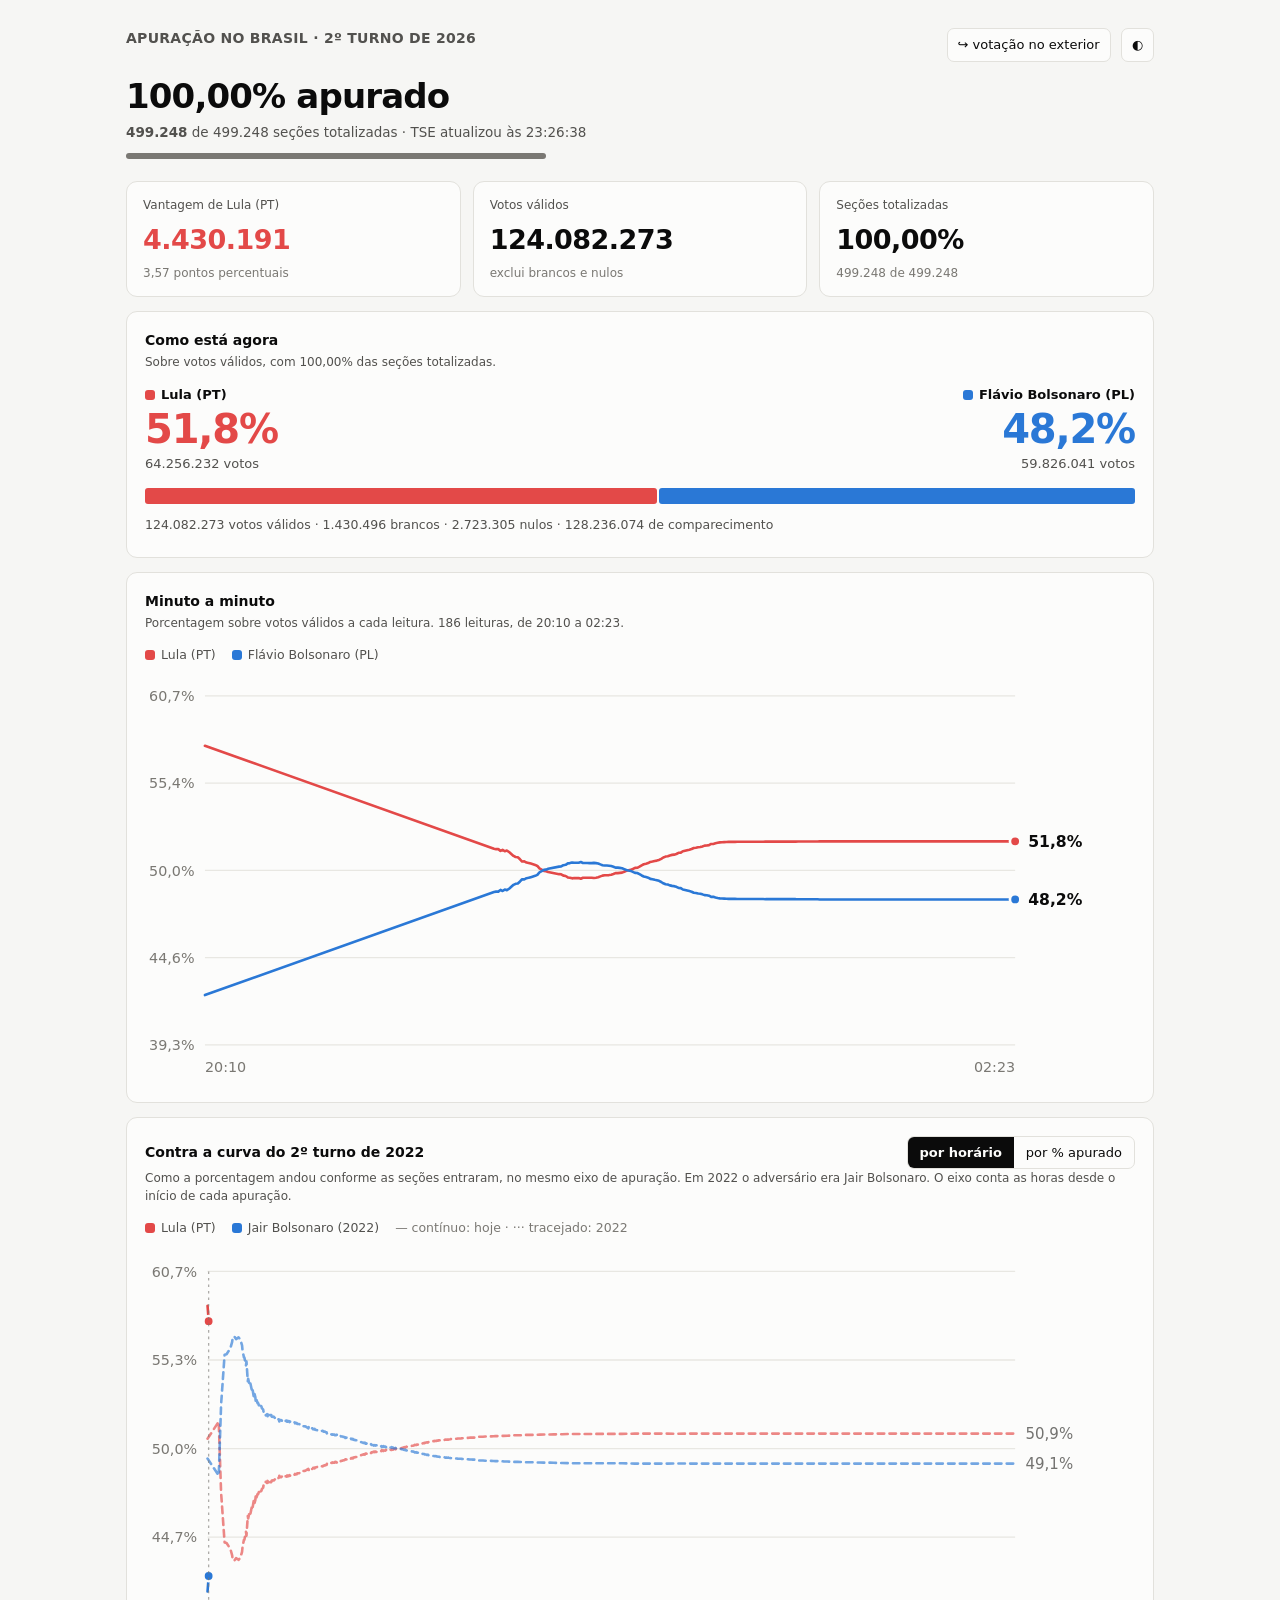
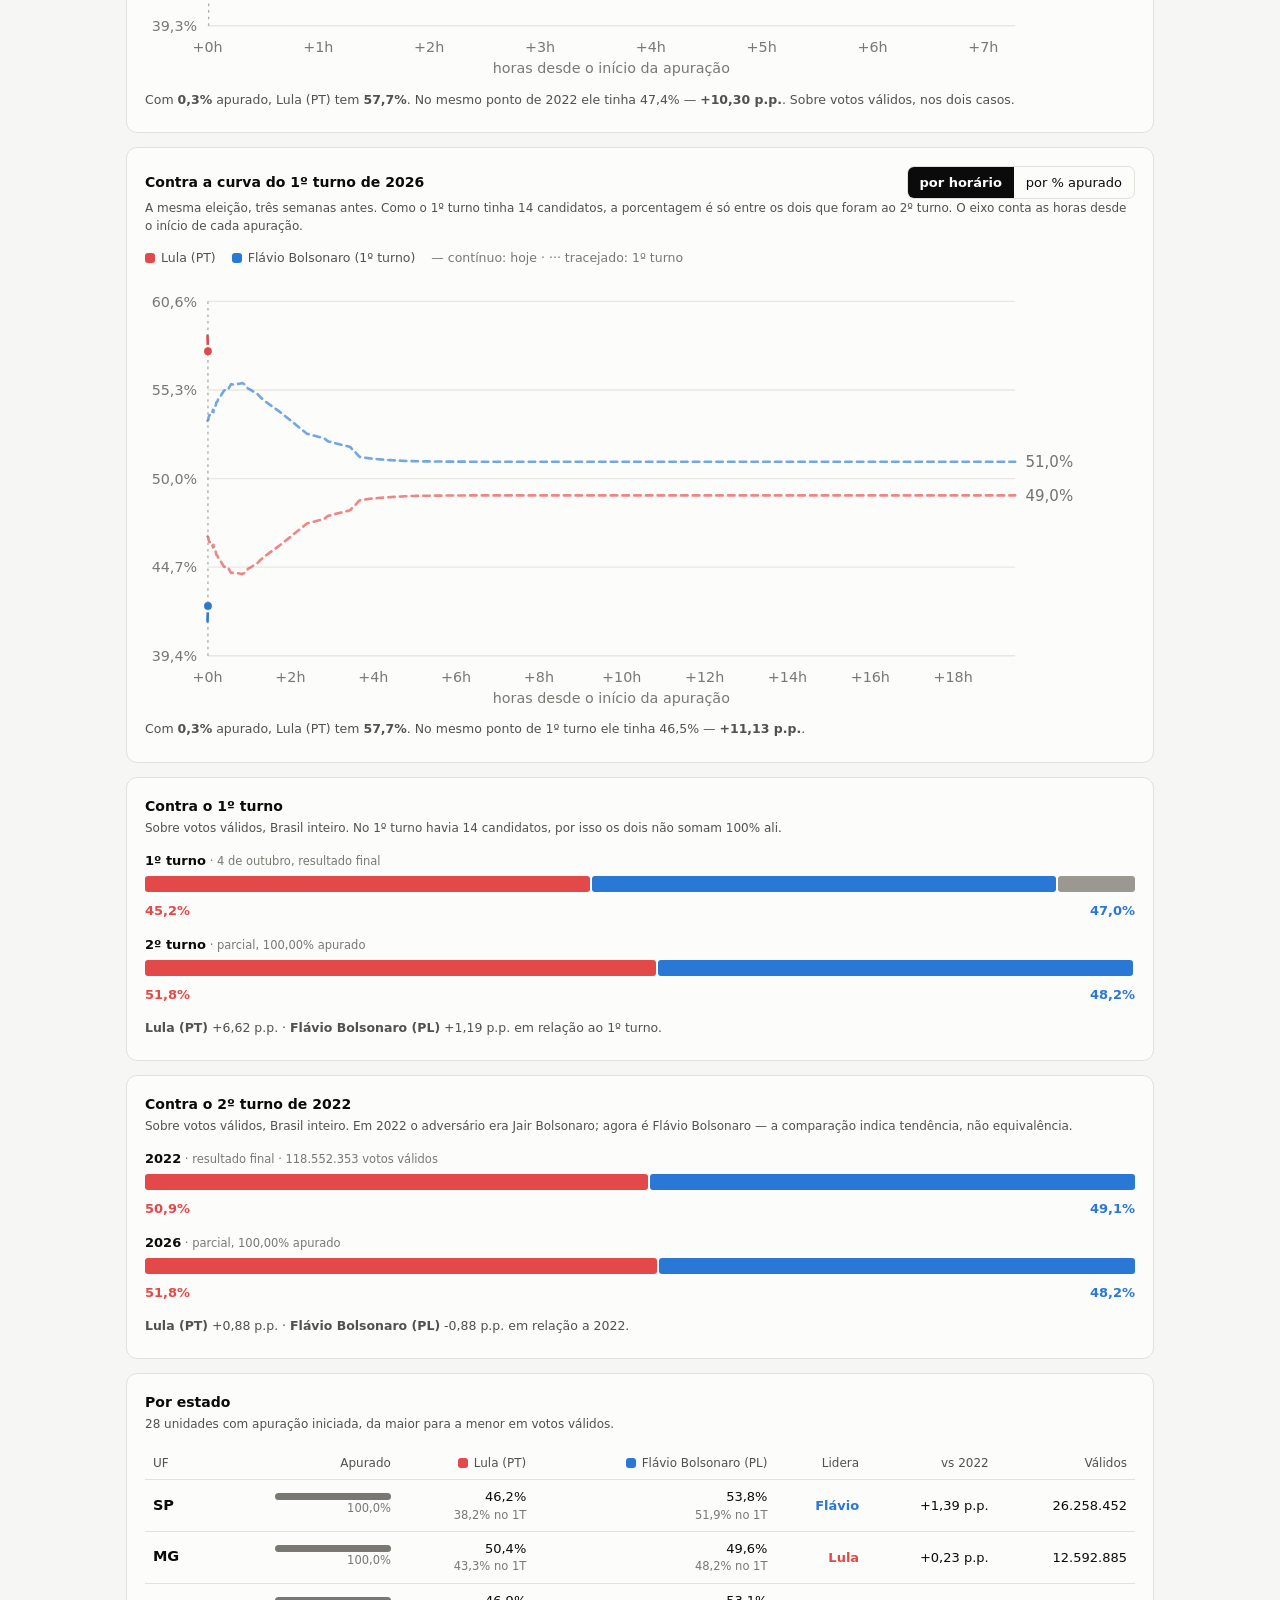
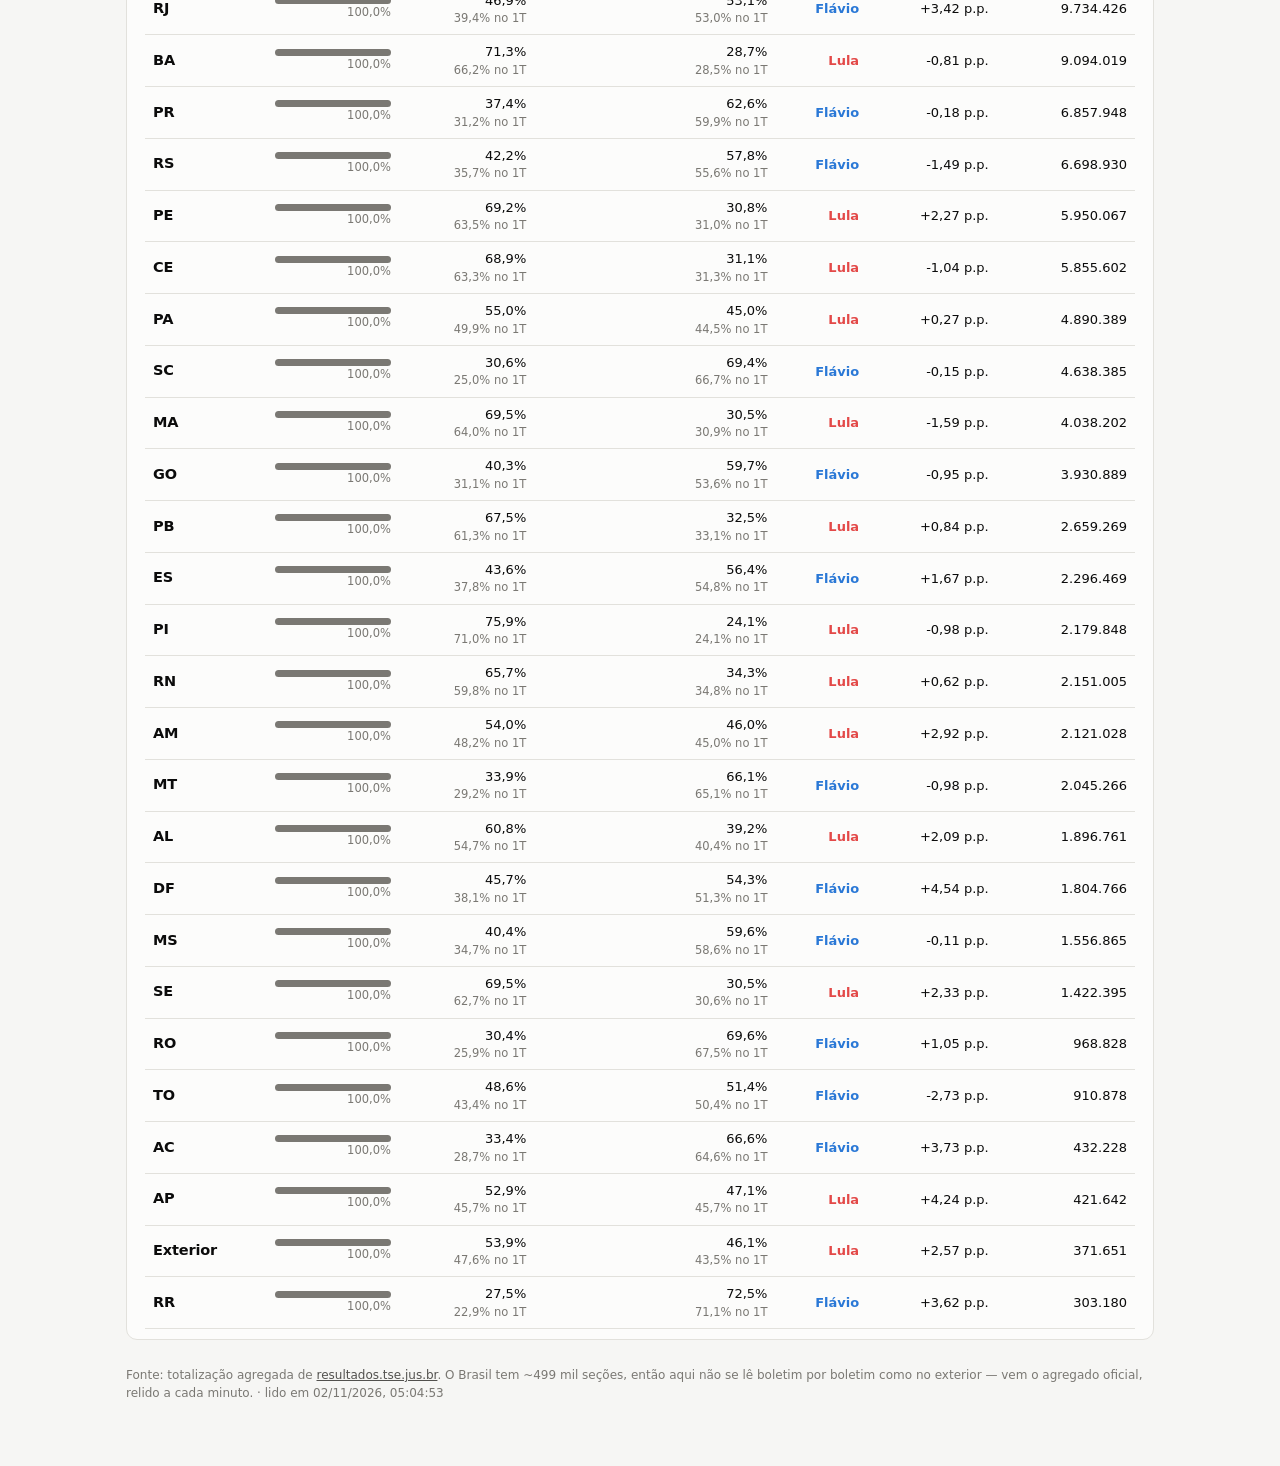
<file: docs/brasil.html>
<!doctype html>
<html lang="pt-BR">
<head>
<meta charset="utf-8">
<meta name="viewport" content="width=device-width, initial-scale=1">
<title>Brasil — apuração minuto a minuto</title>
<link rel="stylesheet" href="estilo.css">
<style>
  .mini { height:7px; border-radius:99px; background:var(--grid);
          overflow:hidden; min-width:70px; }
  .mini i { display:block; height:100%; background:var(--text-muted); }
  .links { display:flex; gap:10px; }
</style>
</head>
<body>
<div class="wrap">
  <header>
    <h1>Apuração no Brasil · 2º turno de 2026</h1>
    <div class="toolbar links">
      <a href="./"><button>↪ votação no exterior</button></a>
      <button id="tema" title="Alternar tema">◐</button>
    </div>
  </header>

  <div class="hero">
    <p class="nome" id="nome">carregando…</p>
    <p class="ctx" id="sub"></p>
    <div class="barra"><i id="prog" style="width:0"></i></div>
  </div>

  <div id="conteudo"></div>

  <footer>
    Fonte: totalização agregada de
    <a href="https://resultados.tse.jus.br" rel="noreferrer">resultados.tse.jus.br</a>.
    O Brasil tem ~499 mil seções, então aqui não se lê boletim por boletim como
    no exterior — vem o agregado oficial, relido a cada minuto.
    <span id="ger"></span>
  </footer>
</div>
<div class="tip" id="tip" role="tooltip"></div>

<script>
const $ = s => document.querySelector(s);
const tip = $("#tip");
const nf = n => (n ?? 0).toLocaleString("pt-BR");
const sf = n => (n > 0 ? "+" : "") + nf(n);
const dec = (v, c = 1) => v == null ? "—" : v.toFixed(c).replace(".", ",");
const pp = n => (n > 0 ? "+" : "") + dec(n, 2) + " p.p.";

$("#tema").onclick = () => {
  const cur = document.documentElement.getAttribute("data-theme");
  const dark = cur ? cur === "dark"
    : matchMedia("(prefers-color-scheme: dark)").matches;
  document.documentElement.setAttribute("data-theme", dark ? "light" : "dark");
  if (DADOS) desenha();
};

function mostraTip(e, html) {
  tip.innerHTML = html; tip.style.opacity = 1;
  const r = tip.getBoundingClientRect();
  let x = e.clientX + 14, y = e.clientY - r.height / 2;
  if (x + r.width > innerWidth - 8) x = e.clientX - r.width - 14;
  tip.style.left = Math.max(8, x) + "px";
  tip.style.top = Math.min(innerHeight - r.height - 8, Math.max(8, y)) + "px";
}
const escondeTip = () => tip.style.opacity = 0;

let EIXO = 'tempo';   // 'tempo' = horas desde o início · 'pct' = urnas apuradas
let DADOS = null, HIST = [], B22 = null, C22 = null, C1T = null, MARCHA = null;

function share(bloco, n) {
  return bloco && bloco.validos ? 100 * (bloco.votos[n] || 0) / bloco.validos : null;
}

/* ---- evolução minuto a minuto ---- */
function evolucao(d, cores) {
  const nums = Object.keys(d.candidatos).sort((a, b) => a - b);
  const pts = HIST.filter(h => nums.every(n => h[`p${n}`] != null));
  if (pts.length < 2) {
    return `<div class="card"><h2>Minuto a minuto</h2>
      <p class="note">${pts.length ? "Uma leitura até agora" : "Nada apurado ainda"}.
      A curva aparece a partir da segunda leitura — o robô lê o feed do TSE a
      cada minuto enquanto a apuração corre.</p></div>`;
  }
  const W = 760, H = 320, m = { t: 16, r: 92, b: 36, l: 46 };
  const iw = W - m.l - m.r, ih = H - m.t - m.b;
  const ts = pts.map(h => new Date(h.gerado_em).getTime());
  const t0 = Math.min(...ts), tN = Math.max(...ts);
  const vals = pts.flatMap(h => nums.map(n => h[`p${n}`]));
  let lo = Math.min(...vals), hi = Math.max(...vals);
  const folga = Math.max(1.5, (hi - lo) * 0.2);
  lo = Math.max(0, lo - folga); hi = Math.min(100, hi + folga);
  const X = t => m.l + (tN === t0 ? iw : (t - t0) / (tN - t0) * iw);
  const Y = v => m.t + (hi - v) / (hi - lo) * ih;

  let eixo = "";
  for (let i = 0; i <= 4; i++) {
    const v = lo + (hi - lo) * i / 4, y = Y(v);
    eixo += `<line class="gl" x1="${m.l}" x2="${m.l + iw}" y1="${y}" y2="${y}"></line>
      <text class="ax" x="${m.l - 8}" y="${y + 4}" text-anchor="end">${dec(v)}%</text>`;
  }
  const hora = t => new Date(t).toLocaleTimeString("pt-BR",
    { hour: "2-digit", minute: "2-digit" });
  eixo += `<text class="ax" x="${m.l}" y="${m.t + ih + 21}">${hora(t0)}</text>
    <text class="ax" x="${m.l + iw}" y="${m.t + ih + 21}" text-anchor="end">${hora(tN)}</text>`;

  let linhas = "";
  nums.forEach((n, i) => {
    const dd = pts.map((h, k) => `${X(ts[k]).toFixed(1)} ${Y(h[`p${n}`]).toFixed(1)}`);
    const ult = pts[pts.length - 1];
    linhas += `<path d="M${dd.join("L")}" fill="none" stroke="${cores[i]}"
        stroke-width="2" stroke-linejoin="round" stroke-linecap="round"></path>
      <circle cx="${X(tN)}" cy="${Y(ult[`p${n}`])}" r="4" fill="${cores[i]}"
        stroke="var(--surface-1)" stroke-width="2"></circle>
      <text class="lbl-strong" x="${m.l + iw + 10}" y="${Y(ult[`p${n}`]) + 4}"
        fill="${cores[i]}">${dec(ult[`p${n}`])}%</text>`;
  });

  const faixa = iw / Math.max(1, pts.length - 1);
  const alvos = pts.map((h, k) => `<rect x="${(X(ts[k]) - faixa / 2).toFixed(1)}"
      y="${m.t}" width="${Math.max(faixa, 3).toFixed(1)}" height="${ih}"
      fill="transparent" data-tip="${encodeURIComponent(
        `<b>${hora(ts[k])}</b> · ${dec(h.pct, 2)}% apurado<br>`
        + nums.map(n => `${d.candidatos[n]}: <b>${dec(h[`p${n}`])}%</b>`).join("<br>")
        + `<br><span style="opacity:.7">${nf(h.validos)} votos válidos</span>`)}"></rect>`
  ).join("");

  const leg = nums.map((n, i) =>
    `<span><span class="sw" style="background:${cores[i]}"></span>${d.candidatos[n]}</span>`
  ).join("");

  return `<div class="card"><h2>Minuto a minuto</h2>
    <p class="note">Porcentagem sobre votos válidos a cada leitura.
      ${pts.length} leituras, de ${hora(t0)} a ${hora(tN)}.</p>
    <div class="legend">${leg}</div>
    <div class="scroll"><svg viewBox="0 0 ${W} ${H}" role="img">
      ${eixo}${linhas}${alvos}</svg></div></div>`;
}

function curvasPassadas(d, cores) {
  return curvaComparada(d, cores, C22 && C22["2T"] && C22["2T"].pontos, {
      titulo: "A curva do 2º turno de 2022",
      descricao: "Para comparar com a de hoje assim que a apuração começar.",
      rotulo: "2022", adversario: "Jair Bolsonaro (2022)", chave: "p" })
    + nivel1T(d, cores);
}

function desenha() {
  const d = DADOS, nums = Object.keys(d.candidatos).sort((a, b) => a - b);
  const css = getComputedStyle(document.documentElement);
  const cores = [css.getPropertyValue("--series-1").trim(),
                 css.getPropertyValue("--series-2").trim()];
  const b2 = d.turno2.br, b1 = d.turno1.br;

  $("#ger").textContent = " · lido em "
    + new Date(d.gerado_em).toLocaleString("pt-BR");

  if (!b2) {
    $("#nome").textContent = "sem dados";
    $("#sub").textContent = "o feed do TSE ainda não respondeu";
    return;
  }
  $("#nome").textContent = dec(b2.pct_secoes, 2) + "% apurado";
  $("#sub").innerHTML = `<strong>${nf(b2.secoes_totalizadas)}</strong> de `
    + `${nf(b2.secoes_totais)} seções totalizadas`
    + (b2.atualizado ? ` · TSE atualizou às ${b2.atualizado.split(" ")[1] || ""}` : "");
  $("#prog").style.width = Math.max(0.4, b2.pct_secoes) + "%";

  if (!b2.validos) {
    $("#conteudo").innerHTML = `<div class="card"><div class="empty">
      A apuração ainda não começou. As urnas no Brasil fecham às 17h de Brasília
      e esta página se atualiza sozinha a partir daí.</div></div>`
      + curvasPassadas(d, cores) + comparaTurno1(d, cores, true)
      + compara2022(d, cores);
    return;
  }

  const p2 = nums.map(n => share(b2, n));
  const resto = Math.max(0, 100 - p2[0] - p2[1]);
  const lado = (i, dir) => `<div class="lado ${dir}">
      <div class="nm"><span class="sw" style="background:${cores[i]}"></span>${d.candidatos[nums[i]]}</div>
      <div class="pc" style="color:${cores[i]}">${dec(p2[i])}%</div>
      <div class="qn">${nf(b2.votos[nums[i]])} votos</div></div>`;

  const confronto = `<div class="card"><h2>Como está agora</h2>
    <p class="note">Sobre votos válidos, com ${dec(b2.pct_secoes, 2)}% das seções
      totalizadas.</p>
    <div class="confronto">${lado(0, "esq")}${lado(1, "dir")}</div>
    <div class="pilha">
      <i style="width:${p2[0]}%;background:${cores[0]}"></i>
      <i style="width:${p2[1]}%;background:${cores[1]}"></i>
      ${resto > 0.05 ? `<i style="width:${resto}%;background:var(--neutral)"></i>` : ""}
    </div>
    <p class="antes">${nf(b2.validos)} votos válidos ·
      ${nf(b2.brancos)} brancos · ${nf(b2.nulos)} nulos ·
      ${nf(b2.total)} de comparecimento</p></div>`;

  const tiles = `<div class="tiles">
    <div class="tile"><div class="k">Vantagem de ${
      d.candidatos[nums[p2[0] >= p2[1] ? 0 : 1]]}</div>
      <div class="v" style="color:${cores[p2[0] >= p2[1] ? 0 : 1]}">${
        nf(Math.abs(b2.votos[nums[0]] - b2.votos[nums[1]]))}</div>
      <div class="n">${dec(Math.abs(p2[0] - p2[1]), 2)} pontos percentuais</div></div>
    <div class="tile"><div class="k">Votos válidos</div>
      <div class="v">${nf(b2.validos)}</div>
      <div class="n">exclui brancos e nulos</div></div>
    <div class="tile"><div class="k">Seções totalizadas</div>
      <div class="v">${dec(b2.pct_secoes, 2)}%</div>
      <div class="n">${nf(b2.secoes_totalizadas)} de ${nf(b2.secoes_totais)}</div></div>
  </div>`;

  const curvas =
    curvaComparada(d, cores, C22 && C22["2T"] && C22["2T"].pontos, {
      titulo: "Contra a curva do 2º turno de 2022",
      descricao: `Como a porcentagem andou conforme as seções entraram, no mesmo
        eixo de apuração. Em 2022 o adversário era Jair Bolsonaro.`,
      rotulo: "2022", adversario: "Jair Bolsonaro (2022)", chave: "p",
      nota: "Sobre votos válidos, nos dois casos.",
    })
    + nivel1T(d, cores);

  $("#conteudo").innerHTML = tiles + confronto + evolucao(d, cores) + curvas
    + comparaTurno1(d, cores) + compara2022(d, cores) + tabelaUF(d, cores);
  ligaTips();
}

/* ---- 2º turno de 2022 contra o de agora, no Brasil ---- */
/* ---- curva de hoje contra a de uma eleição passada, no eixo do apurado ---- */
/* ---- 1º turno de 2026: nível final, porque a curva não existe ---- */
function nivel1T(d, cores) {
  const nums = Object.keys(d.candidatos).sort((a, b) => a - b);
  const [a, b] = nums;
  // se o TSE já tiver publicado o histórico de 2026, usa a curva de verdade
  if (C1T && C1T.pontos && C1T.pontos.length > 2) {
    return curvaComparada(d, cores, C1T.pontos, {
      titulo: "Contra a curva do 1º turno de 2026",
      descricao: `A mesma eleição, três semanas antes. Como o 1º turno tinha 14
        candidatos, a porcentagem é só entre os dois que foram ao 2º turno.`,
      rotulo: "1º turno", adversario: "Flávio Bolsonaro (1º turno)", chave: "d",
    });
  }
  const b1 = d.turno1.br;
  if (!b1 || !b1.validos) return "";
  // só entre os dois finalistas: o 1º turno tinha 14 candidatos
  const dois = (b1.votos[a] || 0) + (b1.votos[b] || 0);
  if (!dois) return "";
  const n1 = [100 * b1.votos[a] / dois, 100 * b1.votos[b] / dois];
  // uma "curva" plana de dois pontos desenha o nível ao longo do eixo
  const plano = [{ pct: 0, d13: n1[0], d22: n1[1] },
                 { pct: 100, d13: n1[0], d22: n1[1] }];
  return curvaComparada(d, cores, plano, {
    titulo: "Contra o 1º turno de 2026",
    descricao: `A mesma eleição, três semanas antes — mas como <strong>nível</strong>,
      não como curva: o TSE só publica o histórico minuto a minuto semanas
      depois, e o de 2026 ainda não saiu. Como o 1º turno tinha 14 candidatos,
      a porcentagem aqui é só entre os dois que foram ao 2º turno.`,
    rotulo: "1º turno", adversario: "Flávio Bolsonaro (1º turno)", chave: "d",
    nota: "A linha tracejada é o resultado fechado do 1º turno, constante ao "
          + "longo do eixo — não o caminho que ele percorreu.",
  });
}

function minutos(pontos) {
  /* minutos desde o primeiro instante da série — permite pôr eleições de
     dias diferentes no mesmo eixo */
  const t0 = pontos.find(p => p.quando) &&
    new Date(pontos.find(p => p.quando).quando.replace(
      /^(\d{2})\/(\d{2})\/(\d{4}) /, "$3-$2-$1T")).getTime();
  return p => {
    if (!p.quando || !t0) return null;
    const t = new Date(p.quando.replace(
      /^(\d{2})\/(\d{2})\/(\d{4}) /, "$3-$2-$1T")).getTime();
    return (t - t0) / 60000;
  };
}

function curvaComparada(d, cores, passada, cfg) {
  const nums = Object.keys(d.candidatos).sort((a, b) => a - b);
  const [a, b] = nums;
  // prefere a marcha oficial: mesma origem das curvas passadas, então a
  // comparação fica fonte contra fonte. Cai nas leituras próprias se faltar.
  const vivo = (MARCHA && MARCHA.pontos && MARCHA.pontos.length)
    ? MARCHA.pontos.filter(p => p.pct > 0)
        .map(p => ({ x: p.pct, ya: p[cfg.chave + "13"], yb: p[cfg.chave + "22"] }))
        .filter(p => p.ya != null)
    : HIST.filter(h => h.p13 != null && h.pct > 0)
        .map(h => ({ x: h.pct, ya: h[`p${a}`], yb: h[`p${b}`] }));
  const ref = (passada || []).map(p => ({
    x: p.pct, ya: p[cfg.chave + "13"], yb: p[cfg.chave + "22"] }))
    .filter(p => p.ya != null && p.x > 0);
  if (!ref.length) return "";

  // eixo por tempo: cada série conta os minutos desde o seu próprio início,
  // porque as eleições são de dias diferentes
  if (EIXO === "tempo") {
    const mv = minutos(MARCHA && MARCHA.pontos && MARCHA.pontos.length
      ? MARCHA.pontos : []);
    const mr = minutos(passada);
    const refOrig = (passada || []);
    ref.forEach((p, i) => { const v = mr(refOrig[i]); p.x = v == null ? p.x : v; });
    if (MARCHA && MARCHA.pontos) {
      const vivos = MARCHA.pontos.filter(q => q.pct > 0);
      vivo.forEach((p, i) => { const v = mv(vivos[i]); p.x = v == null ? p.x : v; });
    }
  }

  const W = 760, H = 330, m = { t: 18, r: 92, b: 40, l: 48 };
  const iw = W - m.l - m.r, ih = H - m.t - m.b;
  const todos = [...ref, ...vivo];
  const xMax = EIXO === "tempo"
    ? Math.max(...todos.map(p => p.x), 60) : 100;
  let lo = Math.min(...todos.flatMap(p => [p.ya, p.yb]));
  let hi = Math.max(...todos.flatMap(p => [p.ya, p.yb]));
  const folga = Math.max(1.5, (hi - lo) * 0.12);
  lo = Math.max(0, lo - folga); hi = Math.min(100, hi + folga);
  const X = v => m.l + (v / xMax) * iw;
  const Y = v => m.t + (hi - v) / (hi - lo) * ih;

  let eixo = "";
  for (let i = 0; i <= 4; i++) {
    const v = lo + (hi - lo) * i / 4, y = Y(v);
    eixo += `<line class="gl" x1="${m.l}" x2="${m.l + iw}" y1="${y}" y2="${y}"></line>
      <text class="ax" x="${m.l - 8}" y="${y + 4}" text-anchor="end">${dec(v)}%</text>`;
  }
  if (EIXO === "tempo") {
    const passoH = xMax > 480 ? 120 : 60;
    for (let v = 0; v <= xMax; v += passoH) {
      eixo += `<text class="ax" x="${X(v)}" y="${m.t + ih + 20}"
        text-anchor="middle">+${Math.round(v / 60)}h</text>`;
    }
    eixo += `<text class="ax" x="${m.l + iw / 2}" y="${m.t + ih + 36}"
      text-anchor="middle">horas desde o início da apuração</text>`;
  } else {
    [0, 25, 50, 75, 100].forEach(v => {
      eixo += `<text class="ax" x="${X(v)}" y="${m.t + ih + 20}"
        text-anchor="middle">${v}%</text>`;
    });
    eixo += `<text class="ax" x="${m.l + iw / 2}" y="${m.t + ih + 36}"
      text-anchor="middle">seções totalizadas</text>`;
  }

  const traco = (pts, chave, cor, tracejado) => pts.length < 2 ? "" :
    `<path d="M${pts.map(p => `${X(p.x).toFixed(1)} ${Y(p[chave]).toFixed(1)}`)
      .join("L")}" fill="none" stroke="${cor}" stroke-width="2"
      stroke-linejoin="round" stroke-linecap="round"
      ${tracejado ? 'stroke-dasharray="5 4" opacity=".65"' : ""}></path>`;

  let linhas = traco(ref, "ya", cores[0], true) + traco(ref, "yb", cores[1], true)
    + traco(vivo, "ya", cores[0], false) + traco(vivo, "yb", cores[1], false);

  const fim = ref[ref.length - 1];
  linhas += `<text class="lbl" x="${m.l + iw + 8}" y="${Y(fim.ya) + 4}"
      fill="${cores[0]}" opacity=".8">${dec(fim.ya)}%</text>
    <text class="lbl" x="${m.l + iw + 8}" y="${Y(fim.yb) + 4}"
      fill="${cores[1]}" opacity=".8">${dec(fim.yb)}%</text>`;
  if (vivo.length) {
    const u = vivo[vivo.length - 1];
    linhas += `<circle cx="${X(u.x)}" cy="${Y(u.ya)}" r="4" fill="${cores[0]}"
        stroke="var(--surface-1)" stroke-width="2"></circle>
      <circle cx="${X(u.x)}" cy="${Y(u.yb)}" r="4" fill="${cores[1]}"
        stroke="var(--surface-1)" stroke-width="2"></circle>
      <line x1="${X(u.x)}" x2="${X(u.x)}" y1="${m.t}" y2="${m.t + ih}"
        stroke="var(--text-muted)" stroke-width="1" stroke-dasharray="2 3"
        opacity=".6"></line>`;
  }

  // comparação no mesmo ponto de apuração
  let diag = `<p class="antes">A apuração de hoje ainda não começou — a curva
    de ${cfg.rotulo} está aí para comparar assim que os primeiros votos saírem.</p>`;
  if (vivo.length) {
    const u = vivo[vivo.length - 1];
    // a comparação é sempre no mesmo ponto de APURAÇÃO, mesmo quando o eixo
    // mostra horário: comparar "mesma hora" entre eleições não diz nada
    const pctAgora = (MARCHA && MARCHA.pontos && MARCHA.pontos.length)
      ? MARCHA.pontos[MARCHA.pontos.length - 1].pct : u.x;
    const refOrig = passada || [];
    let maisProx = ref[0], iProx = 0;
    refOrig.forEach((p, i) => {
      if (Math.abs(p.pct - pctAgora) < Math.abs(refOrig[iProx].pct - pctAgora))
        iProx = i;
    });
    maisProx = ref[iProx] || ref[0];
    const dif = u.ya - maisProx.ya;
    diag = `<p class="antes">Com <strong>${dec(pctAgora, 1)}%</strong> apurado,
      ${d.candidatos[a]} tem <strong>${dec(u.ya)}%</strong>. No mesmo ponto de
      ${cfg.rotulo} ele tinha ${dec(maisProx.ya)}% —
      <strong>${(dif > 0 ? "+" : "") + dec(dif, 2)} p.p.</strong>.
      ${cfg.nota || ""}</p>`;
  }

  const leg = `<div class="legend">
    <span><span class="sw" style="background:${cores[0]}"></span>${d.candidatos[a]}</span>
    <span><span class="sw" style="background:${cores[1]}"></span>${cfg.adversario}</span>
    <span style="color:var(--text-muted)">— contínuo: hoje · ··· tracejado: ${cfg.rotulo}</span>
  </div>`;

  return `<div class="card">
    <div style="display:flex;justify-content:space-between;align-items:center;
                gap:12px;flex-wrap:wrap">
      <h2 style="margin:0">${cfg.titulo}</h2>
      <div class="seg" role="group" aria-label="Eixo horizontal">
        <button data-eixo="tempo" aria-pressed="${EIXO === "tempo"}">por horário</button>
        <button data-eixo="pct" aria-pressed="${EIXO === "pct"}">por % apurado</button>
      </div>
    </div>
    <p class="note">${cfg.descricao} ${EIXO === "tempo"
      ? "O eixo conta as horas desde o início de cada apuração."
      : "O eixo é o percentual de urnas totalizadas, que é o comparável entre dias diferentes."}</p>
    ${leg}
    <div class="scroll"><svg viewBox="0 0 ${W} ${H}" role="img">
      ${eixo}${linhas}</svg></div>
    ${diag}</div>`;
}

function compara2022(d, cores) {
  if (!B22 || !B22.br) return "";
  const nums = Object.keys(d.candidatos).sort((a, b) => a - b);
  const [a, b] = nums;
  const v22 = B22.br;
  const p22 = [100 * v22[a] / v22.validos, 100 * v22[b] / v22.validos];
  const b2 = d.turno2.br;
  const tem = b2 && b2.validos;
  const p26 = tem ? nums.map(n => share(b2, n)) : null;

  const faixa = (rot, nota, p) => `<div class="ano">
      <div class="rot">${rot}<span class="peq">${nota}</span></div>
      <div class="pilha">
        <i style="width:${p[0]}%;background:${cores[0]}"></i>
        <i style="width:${p[1]}%;background:${cores[1]}"></i>
      </div>
      <div class="vals">
        <span style="color:${cores[0]}"><b>${dec(p[0])}%</b></span>
        <span style="color:${cores[1]}" class="dirx"><b>${dec(p[1])}%</b></span>
      </div></div>`;

  return `<div class="card"><h2>Contra o 2º turno de 2022</h2>
    <p class="note">Sobre votos válidos, Brasil inteiro. Em 2022 o adversário
      era Jair Bolsonaro; agora é Flávio Bolsonaro — a comparação indica
      tendência, não equivalência.</p>
    ${faixa("2022", ` · resultado final · ${nf(v22.validos)} votos válidos`, p22)}
    ${tem ? faixa("2026", ` · parcial, ${dec(b2.pct_secoes, 2)}% apurado`, p26) : ""}
    ${tem ? `<p class="antes" style="margin-top:12px">
      ${nums.map((n, i) => `<strong>${d.candidatos[n]}</strong> ${pp(p26[i] - p22[i])}`)
        .join(" · ")} em relação a 2022.</p>` : ""}
  </div>`;
}

function comparaTurno1(d, cores, soTexto) {
  const nums = Object.keys(d.candidatos).sort((a, b) => a - b);
  const b1 = d.turno1.br, b2 = d.turno2.br;
  if (!b1 || !b1.validos) return "";
  const p1 = nums.map(n => share(b1, n));
  const temT2 = b2 && b2.validos;
  const p2 = temT2 ? nums.map(n => share(b2, n)) : null;

  const faixa = (rot, nota, p) => `<div class="ano">
      <div class="rot">${rot}<span class="peq">${nota}</span></div>
      <div class="pilha">
        <i style="width:${p[0]}%;background:${cores[0]}"></i>
        <i style="width:${p[1]}%;background:${cores[1]}"></i>
        <i style="width:${Math.max(0, 100 - p[0] - p[1])}%;background:var(--neutral)"></i>
      </div>
      <div class="vals">
        <span style="color:${cores[0]}"><b>${dec(p[0])}%</b></span>
        <span style="color:${cores[1]}" class="dirx"><b>${dec(p[1])}%</b></span>
      </div></div>`;

  return `<div class="card"><h2>Contra o 1º turno</h2>
    <p class="note">Sobre votos válidos, Brasil inteiro. No 1º turno havia 14
      candidatos, por isso os dois não somam 100% ali.</p>
    ${faixa("1º turno", " · 4 de outubro, resultado final", p1)}
    ${temT2 ? faixa("2º turno", ` · parcial, ${dec(b2.pct_secoes, 2)}% apurado`, p2) : ""}
    ${temT2 ? `<p class="antes" style="margin-top:12px">
      ${nums.map((n, i) => `<strong>${d.candidatos[n]}</strong> ${pp(p2[i] - p1[i])}`)
        .join(" · ")} em relação ao 1º turno.</p>` : ""}
  </div>`;
}

function tabelaUF(d, cores) {
  const nums = Object.keys(d.candidatos).sort((a, b) => a - b);
  const idx1 = Object.fromEntries((d.turno1.ufs || []).map(u => [u.uf, u]));
  const ufs = (d.turno2.ufs || []).filter(u => u.validos)
    .sort((a, b) => b.validos - a.validos);
  if (!ufs.length) return "";
  const linhas = ufs.map(u => {
    const p = nums.map(n => share(u, n));
    const u1 = idx1[u.uf];
    const p1 = u1 && u1.validos ? nums.map(n => share(u1, n)) : null;
    const lider = p[0] >= p[1] ? 0 : 1;
    const u22 = B22 && B22.ufs ? B22.ufs[u.uf] : null;
    const sw = u22 && u22.validos
      ? p[0] - 100 * u22[nums[0]] / u22.validos : null;
    return `<tr>
      <td>${u.uf === "zz" ? "Exterior" : u.uf.toUpperCase()}</td>
      <td><div class="mini"><i style="width:${u.pct_secoes}%"></i></div>
        <span class="peq">${dec(u.pct_secoes, 1)}%</span></td>
      <td>${dec(p[0])}%<span class="peq">${p1 ? dec(p1[0]) + "% no 1T" : ""}</span></td>
      <td>${dec(p[1])}%<span class="peq">${p1 ? dec(p1[1]) + "% no 1T" : ""}</span></td>
      <td style="color:${cores[lider]};font-weight:600">${d.candidatos[nums[lider]].split(" ")[0]}</td>
      <td>${sw == null ? "—" : pp(sw)}</td>
      <td>${nf(u.validos)}</td></tr>`;
  }).join("");
  return `<div class="card"><h2>Por estado</h2>
    <p class="note">${ufs.length} unidades com apuração iniciada, da maior para a
      menor em votos válidos.</p>
    <div class="scroll"><table><thead><tr>
      <th>UF</th><th>Apurado</th>
      <th><span class="sw" style="background:${cores[0]}"></span>${d.candidatos[nums[0]]}</th>
      <th><span class="sw" style="background:${cores[1]}"></span>${d.candidatos[nums[1]]}</th>
      <th>Lidera</th><th title="Variação de ${d.candidatos[nums[0]]} ante 2022">vs 2022</th><th>Válidos</th>
    </tr></thead><tbody>${linhas}</tbody></table></div></div>`;
}

function ligaTips() {
  document.querySelectorAll("[data-eixo]").forEach(el => {
    el.addEventListener("click", () => { EIXO = el.dataset.eixo; desenha(); });
  });
  document.querySelectorAll("[data-tip]").forEach(el => {
    el.addEventListener("mousemove", e =>
      mostraTip(e, decodeURIComponent(el.dataset.tip)));
    el.addEventListener("mouseleave", escondeTip);
  });
}

function carrega() {
  return Promise.all([
    fetch("dados/brasil.json", { cache: "no-store" })
      .then(r => { if (!r.ok) throw new Error("HTTP " + r.status); return r.json(); })
      .catch(e => { e.semDados = true; throw e; }),
    fetch("dados/brasil_historico.jsonl", { cache: "no-store" })
      .then(r => r.ok ? r.text() : "").catch(() => ""),
    fetch("dados/brasil_2022.json").then(r => r.ok ? r.json() : null)
      .catch(() => null),
    fetch("dados/curvas_2022.json").then(r => r.ok ? r.json() : null)
      .catch(() => null),
    fetch("dados/curva_1t_2026.json").then(r => r.ok ? r.json() : null)
      .catch(() => null),
    fetch("dados/marcha_2t_2026.json", { cache: "no-store" })
      .then(r => r.ok ? r.json() : null).catch(() => null),
  ]).then(([d, hist, b22, c22, c1t, marcha]) => {
    DADOS = d; B22 = b22; C22 = c22; C1T = c1t; MARCHA = marcha;
    HIST = hist.split("\n").filter(l => l.trim())
      .map(l => { try { return JSON.parse(l); } catch { return null; } })
      .filter(Boolean)
      .sort((a, b) => a.gerado_em.localeCompare(b.gerado_em));
    desenha();
  }).catch(e => {
    const semDados = e.semDados === true;
    $("#nome").textContent = semDados ? "sem dados" : "erro ao desenhar";
    $("#conteudo").innerHTML = `<div class="card"><div class="empty">` + (semDados
      ? `Rode <code>python3 coletor/brasil.py</code> para gerar
         <code>docs/dados/brasil.json</code>. (${e.message})`
      : `<strong>${e.message}</strong><pre style="white-space:pre-wrap;
         font-size:11.5px">${(e.stack || "").slice(0, 800)}</pre>`) + `</div></div>`;
  });
}

carrega();
// enquanto a apuração corre, recarrega sozinho
setInterval(carrega, 60000);
</script>
</body>
</html>
</file>
<file: docs/estilo.css>
/* Estilos comuns às páginas do painel. */
:root {
    color-scheme: light;
    --surface-0:#f6f6f4; --surface-1:#fcfcfb; --border:#e2e1dc;
    --text-primary:#0b0b0b; --text-secondary:#52514e; --text-muted:#7a7873;
    --series-1:#e34948; --series-2:#2a78d6; --neutral:#9b9892;
    --mapa-terra:#eceae4; --mapa-borda:#dbd9d2;
    --grid:#e8e7e2;
  }
  @media (prefers-color-scheme: dark) {
    :root:not([data-theme="light"]) {
      color-scheme: dark;
      --surface-0:#111110; --surface-1:#1a1a19; --border:#33322e;
      --text-primary:#f0efec; --text-secondary:#c3c2b7; --text-muted:#8e8c84;
      --series-1:#e66767; --series-2:#3987e5; --neutral:#6f6d67;
      --mapa-terra:#26251f; --mapa-borda:#3a3832;
      --grid:#2a2926;
    }
  }
  :root[data-theme="dark"] {
    color-scheme: dark;
    --surface-0:#111110; --surface-1:#1a1a19; --border:#33322e;
    --text-primary:#f0efec; --text-secondary:#c3c2b7; --text-muted:#8e8c84;
    --series-1:#e66767; --series-2:#3987e5; --neutral:#6f6d67;
      --mapa-terra:#26251f; --mapa-borda:#3a3832;
    --grid:#2a2926;
  }
  * { box-sizing:border-box; }
  body {
    margin:0; background:var(--surface-0); color:var(--text-primary);
    font:15px/1.5 ui-sans-serif,system-ui,-apple-system,Segoe UI,Roboto,sans-serif;
    -webkit-font-smoothing:antialiased;
  }
  .wrap { max-width:1060px; margin:0 auto; padding:28px 16px 64px; }
  header { display:flex; flex-wrap:wrap; gap:12px; align-items:flex-start;
           justify-content:space-between; margin-bottom:6px; }
  h1 { font-size:14px; margin:0; letter-spacing:.02em; font-weight:600;
       color:var(--text-secondary); text-transform:uppercase; }
  .hero { margin:16px 0 4px; }
  .hero .nome { font-size:34px; font-weight:650; letter-spacing:-.025em;
                line-height:1.1; margin:0; }
  .hero .ctx { color:var(--text-secondary); font-size:13.5px; margin:7px 0 0; }
  .barra { height:6px; border-radius:99px; background:var(--grid);
           margin-top:11px; overflow:hidden; max-width:420px; }
  .barra i { display:block; height:100%; background:var(--text-muted); }
  .sub { color:var(--text-secondary); font-size:13px; margin:2px 0 0; }
  .toolbar { display:flex; gap:8px; align-items:center; flex-wrap:wrap; }
  .seg { display:inline-flex; border:1px solid var(--border); border-radius:7px;
         overflow:hidden; background:var(--surface-1); }
  .seg button { border:0; border-radius:0; background:transparent; padding:6px 12px; }
  .seg button[aria-pressed="true"] { background:var(--text-primary);
                                     color:var(--surface-1); font-weight:600; }
  select, button {
    font:inherit; font-size:13px; padding:6px 10px; border-radius:7px;
    border:1px solid var(--border); background:var(--surface-1);
    color:var(--text-primary); cursor:pointer;
  }
  .badge { display:inline-flex; align-items:center; gap:6px; font-size:12px;
    color:var(--text-secondary); border:1px solid var(--border);
    background:var(--surface-1); padding:5px 10px; border-radius:999px; }
  .dot { width:7px; height:7px; border-radius:50%; background:var(--series-1); }
  .tiles { display:grid; gap:12px; margin:22px 0 8px;
    grid-template-columns:repeat(auto-fit,minmax(190px,1fr)); }
  .tile { background:var(--surface-1); border:1px solid var(--border);
    border-radius:11px; padding:14px 16px; }
  .tile .k { font-size:12px; color:var(--text-secondary); margin-bottom:6px; }
  .tile .v { font-size:27px; font-weight:600; letter-spacing:-.02em;
             font-variant-numeric:tabular-nums; }
  .tile .n { font-size:12px; color:var(--text-muted); margin-top:3px; }
  .card { background:var(--surface-1); border:1px solid var(--border);
    border-radius:11px; padding:18px 18px 10px; margin-top:14px; }
  .card h2 { font-size:14px; margin:0 0 2px; }
  .card p.note { font-size:12px; color:var(--text-secondary); margin:0 0 14px; }
  .legend { display:flex; gap:16px; flex-wrap:wrap; font-size:12.5px;
    color:var(--text-secondary); margin:0 0 10px; }
  .sw { width:10px; height:10px; border-radius:3px;
    display:inline-block; margin-right:6px; vertical-align:-1px; }
  .scroll { overflow-x:auto; overflow-y:hidden; margin:0 -4px; padding:0 4px; }
  svg { display:block; width:100%; height:auto; overflow:visible; min-width:560px; }
  .ax { fill:var(--text-muted); font-size:11px; }
  .lbl { fill:var(--text-secondary); font-size:11.5px;
         font-variant-numeric:tabular-nums; }
  .lbl-strong { fill:var(--text-primary); font-size:12px; font-weight:600;
                font-variant-numeric:tabular-nums; }
  .gl { stroke:var(--grid); stroke-width:1; }
  table { width:100%; border-collapse:collapse; font-size:13px;
          font-variant-numeric:tabular-nums; min-width:560px; }
  th, td { text-align:right; padding:7px 8px; border-bottom:1px solid var(--border); }
  th:first-child, td:first-child { text-align:left; }
  thead th { color:var(--text-secondary); font-weight:500; font-size:12px; }
  tbody td:first-child { font-size:14.5px; font-weight:600; letter-spacing:-.01em; }
  tbody td .peq { display:block; font-size:11.5px; font-weight:400;
                  color:var(--text-muted); letter-spacing:0; }
  tfoot td { font-weight:600; border-top:1px solid var(--border); border-bottom:0; }
  td.delta { color:var(--text-primary); font-weight:600; }
  .tip { position:fixed; pointer-events:none; z-index:9; opacity:0;
    transition:opacity .09s; background:var(--surface-1); color:var(--text-primary);
    border:1px solid var(--border); border-radius:8px; padding:7px 10px;
    font-size:12.5px; box-shadow:0 4px 14px rgba(0,0,0,.14); max-width:260px; }
  .tip b { font-variant-numeric:tabular-nums; }
  footer { margin-top:26px; font-size:12px; color:var(--text-muted); }
  footer a { color:var(--text-secondary); }
  .empty { padding:26px 0; color:var(--text-secondary); font-size:14px; }
  .confronto { display:flex; justify-content:space-between; align-items:flex-end;
    gap:16px; flex-wrap:wrap; margin:2px 0 14px; }
  .lado .pc { font-size:40px; font-weight:650; letter-spacing:-.03em; line-height:1;
              font-variant-numeric:tabular-nums; }
  .lado .qn { font-size:13px; color:var(--text-secondary); margin-top:5px; }
  .lado .nm { font-size:13px; font-weight:600; margin-bottom:5px; }
  .lado.dir { text-align:right; }
  .pilha { display:flex; gap:2px; height:16px; margin:4px 0 9px; }
  .pilha i { display:block; border-radius:3px; }
  .antes { font-size:12.5px; color:var(--text-secondary); }
  .ano { margin:14px 0; }
  .ano .rot { font-size:13px; font-weight:650; margin-bottom:6px; }
  .ano .rot .peq { font-weight:400; color:var(--text-muted); font-size:11.5px;
                   display:inline; }
  .ano .vals { display:flex; justify-content:space-between; font-size:13px;
               margin-top:5px; font-variant-numeric:tabular-nums; }
  .ano .vals .dirx { text-align:right; }
  .dupla { display:grid; gap:14px; grid-template-columns:repeat(auto-fit,minmax(250px,1fr));
           margin-top:4px; }
  .bloco { border:1px solid var(--border); border-radius:9px; padding:13px 15px; }
  .bloco .rot { font-size:12px; color:var(--text-secondary); margin-bottom:9px; }
  .bloco .par { display:flex; justify-content:space-between; gap:10px;
                font-size:14px; padding:3px 0; font-variant-numeric:tabular-nums; }
  .bloco .par b { font-weight:650; }
  .bloco .concl { margin-top:10px; padding-top:9px; border-top:1px solid var(--border);
                  font-size:13px; color:var(--text-secondary); }
  .aviso { border:1px solid var(--series-1); border-radius:9px; padding:10px 13px;
    font-size:13px; color:var(--text-primary); background:var(--surface-1);
    margin-top:14px; }
  .pais { fill:var(--mapa-terra); stroke:var(--mapa-borda); stroke-width:.5;
          vector-effect:non-scaling-stroke; }
  .cidade { stroke:var(--surface-1); stroke-width:2; cursor:pointer; }
  .cidade:hover { stroke:var(--text-primary); }
  .pais.apurado { cursor:pointer; stroke:var(--surface-1); stroke-width:.6; }
  .pais.apurado:hover { stroke:var(--text-primary); stroke-width:1.2; }
  @media (max-width:560px) { .tile .v { font-size:23px; } h1 { font-size:18px; } }

/* ---- tabela de ranking: ordenável, com bandeira e barra de progresso ---- */
th.ord { cursor:pointer; user-select:none; white-space:nowrap; }
th.ord:hover { color:var(--text-primary); }
th.ord.ativo { color:var(--text-primary); font-weight:650; }
th .seta { display:inline-block; width:11px; text-align:left; opacity:.7; }
td.ent { display:flex; align-items:baseline; gap:8px; }
td.ent .txt { min-width:0; }
.bnd { font-size:16px; line-height:1; width:20px; flex:0 0 20px;
       display:inline-block; }
td.num { text-align:right; white-space:nowrap; }
td.num.forte { font-weight:650; color:var(--text-primary); }
tbody tr { cursor:pointer; }
tbody tr:hover { background:var(--surface-0); }
.mini { height:5px; border-radius:99px; background:var(--grid);
        overflow:hidden; min-width:64px; margin-left:auto; }
.mini i { display:block; height:100%; background:var(--text-muted); }

/* marca do patamar de 2022 sobre a barra de confronto */
.pilha { position:relative; }
.marca22 { position:absolute; top:-4px; bottom:-4px; width:2px;
  background:var(--text-primary); transform:translateX(-1px);
  box-shadow:0 0 0 1.5px var(--surface-1); border-radius:2px; }
</file>
